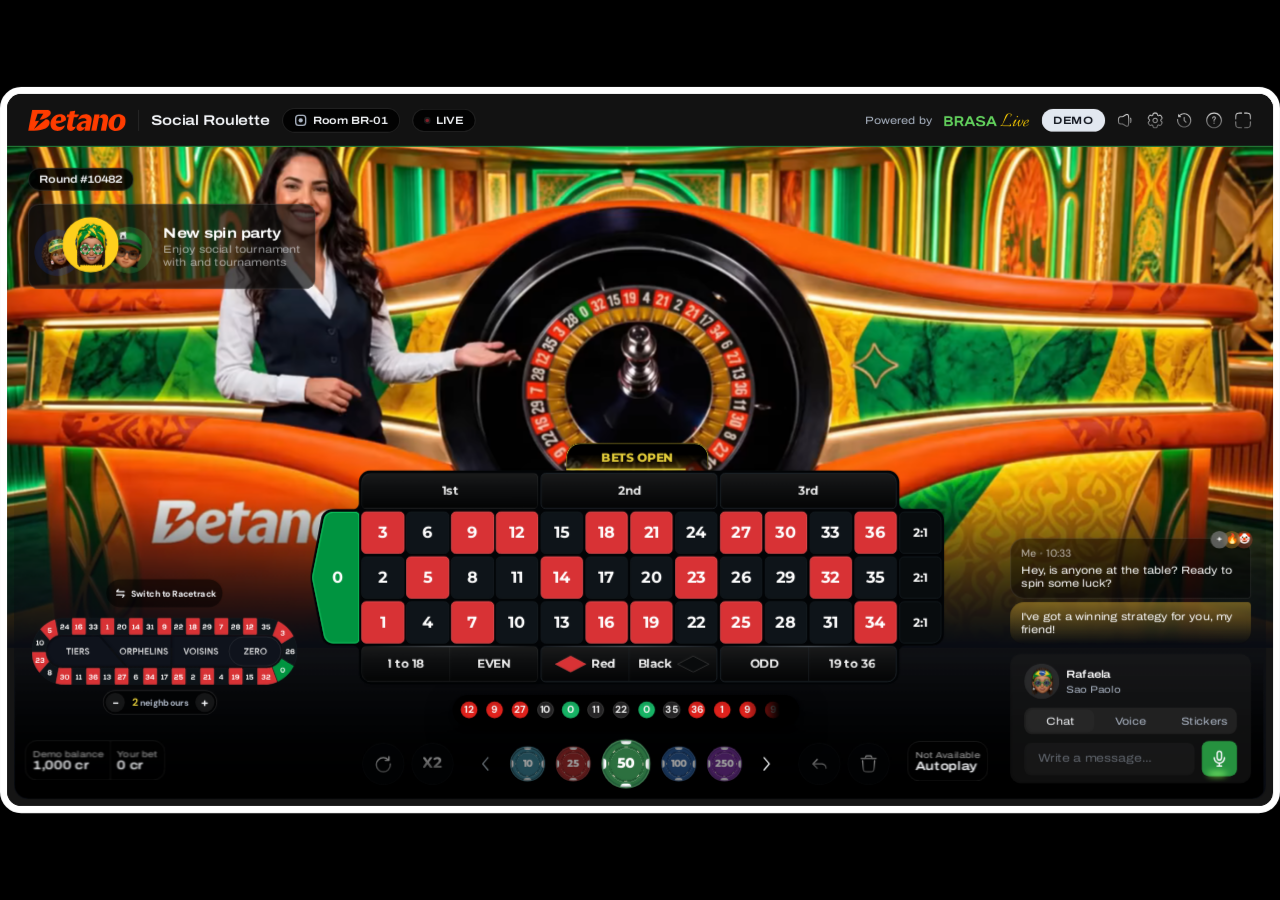
<file: roulette/index.html>
<!DOCTYPE html>
<html lang="en">
<head>
  <meta charset="utf-8" />
  <meta name="viewport" content="width=device-width, initial-scale=1, viewport-fit=cover" />
  <title>Social Roulette · Brasa Live</title>
  <meta name="theme-color" content="#151515" />
  <script>
    // Served at /roulette (no trailing slash) the relative asset paths would resolve
    // against the site root; anchor them to this folder instead.
    (function () {
      var p = location.pathname;
      if (!/\/$|\.html$/.test(p)) {
        var base = document.createElement("base");
        base.href = p + "/";
        document.head.appendChild(base);
      }
    })();
  </script>
  <link rel="preload" href="./assets/video/live-round-poster.jpg" as="image" />
  <link rel="stylesheet" href="./styles.css" />
</head>
<body>
  <div class="app" id="app">
    <div class="screen">

      <!-- ───────────── Top bar ───────────── -->
      <header class="topbar">
        <img class="topbar__logo" src="./assets/img/logo-betano.svg" width="110.812" height="24" alt="Betano" />
        <span class="divider" aria-hidden="true"></span>
        <h1 class="topbar__title">Social Roulette</h1>
        <span class="pill"><img src="./assets/icons/room.svg" width="16" height="16" alt="" />Room BR-01</span>
        <span class="pill pill--live"><img src="./assets/icons/live-dot.svg" width="8" height="8" alt="" />LIVE</span>
        <span class="topbar__spacer"></span>
        <span class="topbar__powered">Powered by</span>
        <span class="brasa" aria-label="Brasa Live">
          <img class="brasa__word" src="./assets/img/brasa.svg" width="60.077" height="11.25" alt="" />
          <img class="brasa__live" src="./assets/img/brasa-live.svg" width="33.971" height="14.127" alt="" />
        </span>
        <span class="pill pill--highlight">DEMO</span>
        <nav class="topbar__icons" aria-label="Game options">
          <button class="icon-btn" id="btnSound" type="button" aria-pressed="true" title="Sound"><img src="./assets/icons/volume.svg" width="20" height="20" alt="Sound" /></button>
          <button class="icon-btn" data-popover="settings" type="button" title="Settings"><img src="./assets/icons/settings.svg" width="20" height="20" alt="Settings" /></button>
          <button class="icon-btn" data-popover="history" type="button" title="History"><img src="./assets/icons/history.svg" width="20" height="20" alt="History" /></button>
          <button class="icon-btn" data-popover="help" type="button" title="How to play"><img src="./assets/icons/help.svg" width="20" height="20" alt="Help" /></button>
          <button class="icon-btn" id="btnFullscreen" type="button" title="Full screen"><img src="./assets/icons/fullscreen.svg" width="20" height="20" alt="Full screen" /></button>
        </nav>
      </header>

      <!-- ───────────── Body ───────────── -->
      <main class="body">
        <div class="body__bg" aria-hidden="true">
          <video class="body__media" poster="./assets/video/live-round-poster.jpg" autoplay muted loop playsinline disablepictureinpicture preload="auto">
            <source src="./assets/video/live-round.mp4" type="video/mp4" />
            <source src="./assets/video/live-round.webm" type="video/webm" />
          </video>
        </div>

        <section class="left">
          <div class="left__fade" aria-hidden="true"></div>

          <div class="stage">
            <div class="dock">
              <div class="dock__center">
                <div class="history" aria-label="Last results">
                  <div class="history__track" id="historyTrack"></div>
                  <span class="history__fade" aria-hidden="true"></span>
                  <span class="history__inset" aria-hidden="true"></span>
                </div>

                <div class="controls">
                  <div class="controls__group">
                    <button class="round-btn" id="btnRebet" type="button" title="Rebet last round"><img src="./assets/icons/rebet.svg" width="24" height="24" alt="Rebet" /></button>
                    <button class="round-btn round-btn--text" id="btnDouble" type="button" title="Double all bets"><span>X2</span></button>
                  </div>
                  <div class="chips">
                    <button class="chips__arrow" id="chipPrev" type="button" aria-label="Previous chip"><img src="./assets/icons/arrow-left.svg" width="24" height="24" alt="" /></button>
                    <div class="chips__rack" id="chipRack" role="radiogroup" aria-label="Chip value"></div>
                    <button class="chips__arrow" id="chipNext" type="button" aria-label="Next chip"><img src="./assets/icons/arrow-right.svg" width="24" height="24" alt="" /></button>
                  </div>
                  <div class="controls__group">
                    <button class="round-btn" id="btnUndo" type="button" title="Undo"><img src="./assets/icons/undo.svg" width="24" height="24" alt="Undo" /></button>
                    <button class="round-btn" id="btnClear" type="button" title="Clear bets"><img src="./assets/icons/trash.svg" width="24" height="24" alt="Clear" /></button>
                  </div>
                </div>
              </div>

              <div class="glass balance" id="balanceBar">
                <div class="stat">
                  <span class="stat__label">Demo balance</span>
                  <span class="stat__value" id="balance">1,000 cr</span>
                </div>
                <span class="glass__divider" aria-hidden="true"></span>
                <div class="stat">
                  <span class="stat__label">Your bet</span>
                  <span class="stat__value" id="totalBet">0 cr</span>
                </div>
              </div>

              <button class="glass autoplay" type="button" disabled>
                <span class="stat">
                  <span class="stat__label">Not Available</span>
                  <span class="stat__value">Autoplay</span>
                </span>
              </button>
            </div>

            <span class="pill pill--round" id="roundPill">Round #10482</span>

            <article class="party">
              <div class="party__avatars" aria-hidden="true">
                <div class="party__cluster">
                  <div class="avatar avatar--1">
                    <div class="avatar__disc">
                      <img class="avatar__bg" src="./assets/img/avatar-bg-1.svg" alt="" />
                      <div class="avatar__crop"><img src="./assets/img/avatars-a.webp" alt="" /></div>
                    </div>
                  </div>
                  <div class="avatar avatar--2">
                    <div class="avatar__disc">
                      <img class="avatar__bg" src="./assets/img/avatar-bg-2.svg" alt="" />
                      <div class="avatar__crop"><img src="./assets/img/avatars-a.webp" alt="" /></div>
                    </div>
                  </div>
                  <div class="avatar avatar--3">
                    <img class="avatar__bg" src="./assets/img/avatar-bg-3.svg" alt="" />
                    <div class="avatar__crop"><img src="./assets/img/avatars-a.webp" alt="" /></div>
                  </div>
                </div>
              </div>
              <div class="party__copy">
                <h2 class="party__title">New spin party</h2>
                <p class="party__desc">Enjoy social tournament with and tournaments</p>
              </div>
            </article>
          </div>

          <div class="status" id="status" data-phase="open" role="status" aria-live="polite">
            <span class="status__label" id="statusLabel">BETS OPEN</span>
            <span class="status__timer" id="statusTimer" aria-hidden="true"></span>
          </div>

          <div class="fx" id="fxLayer" aria-hidden="true"></div>
        </section>

        <!-- ───────────── Betting grid ───────────── -->
        <section class="board" id="board" aria-label="Betting table">
          <img class="board__frame" src="./assets/img/grid-frame.svg" width="720.604" height="244" alt="" />
          <div class="board__grid">
            <button class="cell cell--zero" type="button" data-bet="n:0" aria-label="Straight up 0">
              <img class="cell--zero__shape" src="./assets/img/zero-cell.svg" alt="" />
              <span class="cell__num">0</span>
              <span class="stake"></span>
            </button>

            <div class="board__mid">
              <div class="outside">
                <button class="out out--tl" type="button" data-bet="doz:1"><span class="out__label">1st</span><span class="out__rule out__rule--bottom"></span><span class="stake"></span></button>
                <button class="out" type="button" data-bet="doz:2"><span class="out__label">2nd</span><span class="out__rule out__rule--bottom"></span><span class="stake"></span></button>
                <button class="out out--tr" type="button" data-bet="doz:3"><span class="out__label">3rd</span><span class="out__rule out__rule--bottom"></span><span class="stake"></span></button>
              </div>

              <div class="numbers" id="numbers"></div>

              <div class="outside outside--bottom">
                <div class="out-pair out--bl">
                  <button class="out out--half" type="button" data-bet="low"><span class="out__label">1 to 18</span><span class="stake"></span></button>
                  <button class="out out--half" type="button" data-bet="even"><span class="out__label">EVEN</span><span class="stake"></span></button>
                  <span class="out__rule out__rule--top"></span>
                </div>
                <div class="out-pair">
                  <button class="out out--half out--color" type="button" data-bet="red">
                    <span class="diamond"><img src="./assets/img/diamond-red.svg" alt="" /></span><span class="out__label">Red</span><span class="stake"></span>
                  </button>
                  <button class="out out--half out--color" type="button" data-bet="black">
                    <span class="out__label">Black</span><span class="diamond"><img src="./assets/img/diamond-black.svg" alt="" /></span><span class="stake"></span>
                  </button>
                  <span class="out__rule out__rule--top"></span>
                </div>
                <div class="out-pair out--br">
                  <button class="out out--half" type="button" data-bet="odd"><span class="out__label">ODD</span><span class="stake"></span></button>
                  <button class="out out--half" type="button" data-bet="high"><span class="out__label">19 to 36</span><span class="stake"></span></button>
                  <span class="out__rule out__rule--top"></span>
                </div>
              </div>
            </div>

            <div class="columns">
              <button class="cell cell--col cell--col-top" type="button" data-bet="col:3" aria-label="Column 3, pays 2 to 1"><span class="cell__num cell__num--sm">2:1</span><span class="stake"></span></button>
              <button class="cell cell--col" type="button" data-bet="col:2" aria-label="Column 2, pays 2 to 1"><span class="cell__num cell__num--sm">2:1</span><span class="stake"></span></button>
              <button class="cell cell--col cell--col-bottom" type="button" data-bet="col:1" aria-label="Column 1, pays 2 to 1"><span class="cell__num cell__num--sm">2:1</span><span class="stake"></span></button>
            </div>
          </div>
        </section>

        <!-- ───────────── Mobile (portrait) table — built by app.js ───────────── -->
        <section class="mboard" id="mboard" aria-label="Betting table"></section>

        <div class="toasts" id="toasts" aria-hidden="true"></div>

        <!-- portrait: live chat + reactions in a column beside the table -->
        <div class="side-feed" id="sideFeed" aria-hidden="true">
          <div class="side-feed__emojis" id="sideEmojis"></div>
          <div class="side-feed__chat" id="sideChat"></div>
        </div>

        <div class="result-arc" id="resultArc" aria-hidden="true" hidden></div>

        <div class="sheet-backdrop" id="sheetBackdrop" hidden></div>
        <div class="qchat-backdrop" id="qchatBackdrop" hidden></div>

        <!-- portrait: every social action in one swipeable row, like a live stream -->
        <div class="social" id="social">
          <div class="social__track" id="socialTrack">
            <button class="social__btn chat-fab" id="chatFab" type="button" aria-label="Open table chat" aria-expanded="false">
              <svg viewBox="0 0 24 24" width="20" height="20" aria-hidden="true"><path d="M12 3.5c-4.97 0-9 3.47-9 7.75 0 2.3 1.17 4.37 3.03 5.79L5.3 20.5l4.03-2.07c.85.2 1.75.32 2.67.32 4.97 0 9-3.47 9-7.75S16.97 3.5 12 3.5Z" fill="currentColor"/></svg>
              <span class="chat-fab__badge" id="chatBadge" hidden>0</span>
            </button>
            <button class="social__btn" id="shareBtn" type="button" aria-label="Share this table">
              <svg viewBox="0 0 24 24" width="21" height="21" aria-hidden="true"><path d="M13.5 4.2v4.1C7.6 9 4.4 12.9 3.6 19.3c2.3-3.3 5.4-4.9 9.9-5v4.2l7.2-7.1-7.2-7.2Z" fill="currentColor"/></svg>
            </button>
            <button class="social__comment" id="commentBtn" type="button" aria-label="Write a comment">
              <span>Comment…</span>
              <i class="social__comment-emoji" id="commentEmoji" aria-label="Emojis" role="button"><svg viewBox="0 0 24 24" width="18" height="18" aria-hidden="true"><circle cx="12" cy="12" r="8.6" fill="none" stroke="currentColor" stroke-width="1.7"/><circle cx="9" cy="10" r="1.2" fill="currentColor"/><circle cx="15" cy="10" r="1.2" fill="currentColor"/><path d="M8.3 14c.9 1.4 2.2 2.1 3.7 2.1s2.8-.7 3.7-2.1" fill="none" stroke="currentColor" stroke-width="1.7" stroke-linecap="round"/></svg></i>
            </button>
            <button class="social__btn" id="stickerBtn" type="button" aria-label="Send a sticker"><svg viewBox="0 0 24 24" width="20" height="20" aria-hidden="true"><path d="M20.5 13.2V8.5a5 5 0 0 0-5-5h-7a5 5 0 0 0-5 5v7a5 5 0 0 0 5 5h4.7Z" fill="none" stroke="currentColor" stroke-width="1.8" stroke-linejoin="round"/><path d="M20.5 13.2h-3.3a4 4 0 0 0-4 4v3.3" fill="none" stroke="currentColor" stroke-width="1.8" stroke-linejoin="round"/><circle cx="9.3" cy="10" r="1.15" fill="currentColor"/><circle cx="14.7" cy="10" r="1.15" fill="currentColor"/><path d="M9 13.6c.8.9 1.8 1.3 3 1.3" fill="none" stroke="currentColor" stroke-width="1.6" stroke-linecap="round"/></svg></button>
            <button class="social__btn social__btn--fill" id="voiceBtn" type="button" aria-label="Record a voice message"><svg viewBox="0 0 24 24" width="20" height="20" aria-hidden="true"><rect x="8.6" y="3" width="6.8" height="11.6" rx="3.4" fill="currentColor"/><path d="M5.6 11.2a6.4 6.4 0 0 0 12.8 0M12 17.6V21" fill="none" stroke="currentColor" stroke-width="1.9" stroke-linecap="round"/></svg></button>
            <!-- reactions: tap to send one, hold for a stream; swipe the row for more -->
            <div class="social__reacts" id="socialReacts" role="group" aria-label="Reactions">
              <button class="react-btn" type="button" data-react="😂" aria-label="Haha">😂</button>
              <button class="react-btn" type="button" data-react="😮" aria-label="Wow">😮</button>
              <button class="react-btn" type="button" data-react="🔥" aria-label="Fire">🔥</button>
              <button class="react-btn" type="button" data-react="🎉" aria-label="Party">🎉</button>
              <button class="react-btn" type="button" data-react="🍀" aria-label="Luck">🍀</button>
              <button class="react-btn" type="button" data-react="👏" aria-label="Clap">👏</button>
              <button class="react-btn" type="button" data-react="💰" aria-label="Money">💰</button>
            </div>
          </div>
        </div>

        <!-- composer: opens from the social row and grows upward (no backdrop blur) -->
        <form class="qchat" id="qchat" autocomplete="off">
          <!-- active state: emoji / sticker picker opens here, inside the card -->
          <div class="qchat__panel" id="qchatPanel" hidden></div>
          <div class="qchat__row">
            <input id="qchatInput" type="text" maxlength="120" placeholder="Comment…" aria-label="Comment on the live table" enterkeyhint="send" />
            <span class="qchat__rec" id="qchatRec" hidden><i></i>Recording… <b id="qchatRecTime">0:00</b></span>
          </div>
          <!-- active state toolbar -->
          <div class="qchat__bar">
            <button class="qchat__tool" type="button" data-tool="emoji" aria-label="Emojis" aria-pressed="false">😊</button>
            <button class="qchat__tool qchat__pill" type="button" data-tool="stickers" aria-pressed="false">Stickers</button>
            <span class="qchat__spacer"></span>
            <button class="qchat__tool qchat__mic" type="button" data-tool="voice" aria-label="Record a voice message" aria-pressed="false"><img src="./assets/icons/mic.svg" width="18" height="18" alt="" /></button>
            <button class="qchat__send" id="qchatSend" type="submit" aria-label="Send" disabled>
              <svg viewBox="0 0 24 24" width="18" height="18" aria-hidden="true"><path d="M12 19V5M5.5 11.5 12 5l6.5 6.5" fill="none" stroke="currentColor" stroke-width="2.4" stroke-linecap="round" stroke-linejoin="round"/></svg>
            </button>
          </div>
        </form>

        <!-- swipe-to-clear hint (portrait) -->
        <div class="clean-hint" id="cleanHint" hidden></div>

        <!-- ───────────── Chat ───────────── -->
        <aside class="chat" id="chat" aria-label="Table chat">
          <button class="chat__grabber" id="chatClose" type="button" aria-label="Close chat"></button>
          <div class="chat__messages" id="chatMessages" aria-live="polite">
            <div class="msg msg--me">
              <div class="msg__meta"><span>Me</span><img src="./assets/img/dot-sep.svg" width="3" height="3" alt="" /><span>10:33</span></div>
              <p class="msg__text">Hey, is anyone at the table? Ready to spin some luck?</p>
              <div class="msg__reactions" aria-label="Reactions">
                <span class="mini-react mini-react--add">+</span>
                <span class="mini-react mini-react--fire">🔥</span>
                <span class="mini-react mini-react--clown">🤡</span>
              </div>
            </div>
            <div class="msg msg--host">
              <p class="msg__text">I've got a winning strategy for you, my friend!</p>
            </div>
          </div>

          <div class="chat__panel">
            <div class="host">
              <div class="host__avatar">
                <img class="host__ring" src="./assets/img/avatar-bg-chat.svg" width="40" height="40" alt="" />
                <div class="host__crop"><img src="./assets/img/avatars-b.webp" alt="" /></div>
              </div>
              <div class="host__meta">
                <span class="host__name">Rafaela</span>
                <span class="host__place">Sao Paolo</span>
              </div>
            </div>

            <div class="segmented" role="tablist">
              <button class="segmented__item is-active" role="tab" aria-selected="true" data-tab="chat" type="button">Chat</button>
              <button class="segmented__item" role="tab" aria-selected="false" data-tab="voice" type="button">Voice</button>
              <button class="segmented__item" role="tab" aria-selected="false" data-tab="stickers" type="button">Stickers</button>
            </div>

            <form class="composer" id="composer" autocomplete="off">
              <label class="composer__field" id="composerField">
                <input id="chatInput" type="text" maxlength="120" placeholder="Write a message…" aria-label="Write a message" />
              </label>
              <div class="stickers" id="stickers" hidden>
                <button type="button" data-emoji="🔥">🔥</button>
                <button type="button" data-emoji="🤡">🤡</button>
                <button type="button" data-emoji="🥲">🥲</button>
                <button type="button" data-emoji="👎">👎</button>
                <button type="button" data-emoji="🎉">🎉</button>
                <button type="button" data-emoji="💰">💰</button>
              </div>
              <button class="composer__mic" id="micBtn" type="button" aria-pressed="false" title="Voice chat"><img src="./assets/icons/mic.svg" width="20" height="20" alt="Microphone" /></button>
              <img class="composer__glow" src="./assets/img/mic-glow.svg" alt="" aria-hidden="true" />
            </form>
          </div>
        </aside>

        <!-- ───────────── Racetrack ───────────── -->
        <button class="switch" id="btnRacetrack" type="button" aria-pressed="true">
          <span class="switch__icon"><img src="./assets/icons/switch.svg" alt="" /></span>
          <span class="switch__label">Switch to Racetrack</span>
        </button>

        <div class="neighbours" id="neighbours" title="Tap a racetrack number to bet it plus this many neighbours either side on the wheel">
          <button type="button" data-n="-1" aria-label="Fewer neighbours">−</button>
          <span class="neighbours__label"><b id="nbCount">2</b> neighbours</span>
          <button type="button" data-n="1" aria-label="More neighbours">+</button>
        </div>

        <div class="racetrack" id="racetrack" aria-label="Racetrack">
          <img class="racetrack__art" src="./assets/img/racetrack.svg" width="302" height="76" alt="" />
          <div class="racetrack__hits" id="raceHits"></div>
          <div class="vtrack" id="vtrack"></div>
        </div>

        <div class="popover glass" id="popover" role="dialog" aria-modal="false" hidden>
          <div class="popover__head"><h3 id="popoverTitle"></h3><button type="button" class="popover__close" id="popoverClose" aria-label="Close">×</button></div>
          <div class="popover__body" id="popoverBody"></div>
        </div>
      </main>
    </div>
  </div>

  <script src="./vendor/gsap.min.js"></script>
  <script src="./vendor/Flip.min.js"></script>
  <script src="./vendor/MotionPathPlugin.min.js"></script>
  <script src="./motion.js"></script>
  <script src="./app.js"></script>
</body>
</html>
</file>
<file: roulette/styles.css>
/* ==========================================================================
   Social Roulette — built from Figma "Brasilian Roulette" · 01 The social party table
   The stage is laid out at the design's native 1440 × 810 and scaled to fit.
   ========================================================================== */

/* Open-source stand-ins for the design fonts. If the licensed fonts
   (Aktiv Grotesk Ex, Nexa, Google Sans) are installed or added as
   @font-face, they win automatically because they come first in each stack. */
@font-face {
  font-family: "Archivo";
  src: url("./fonts/archivo-wdth.woff2") format("woff2-variations"), url("./fonts/archivo-wdth.woff2") format("woff2");
  font-weight: 100 900;
  /* pinned to 119% so the Archivo stand-in matches Aktiv Grotesk *Ex*tended width */
  font-stretch: 119%;
  font-display: swap;
}
@font-face {
  font-family: "Montserrat";
  src: url("./fonts/montserrat.woff2") format("woff2-variations"), url("./fonts/montserrat.woff2") format("woff2");
  font-weight: 100 900;
  font-display: swap;
}
@font-face {
  font-family: "DM Sans";
  src: url("./fonts/dm-sans.woff2") format("woff2-variations"), url("./fonts/dm-sans.woff2") format("woff2");
  font-weight: 100 1000;
  font-display: swap;
}

:root {
  /* tokens from the Figma variables */
  --text: #f5f7fa;
  --text-muted: #adb7c6;
  --surface: rgba(0, 0, 0, 0.86);
  --stroke-hi: rgba(255, 255, 255, 0.12);
  --border: rgba(255, 255, 255, 0.1);
  --accent: #e2e8f0;
  --on-accent: #0f131c;
  --bg: #0a0d14;
  --brand-green: #289440;
  --gold: #e0ca3a;

  --red: #d83235;
  --red-stroke: #e54e51;
  --black: #0e1419;
  --black-stroke: #161d22;

  --f-ui: "Aktiv Grotesk Ex", "Aktiv Grotesk Extended", "Archivo", system-ui, sans-serif;
  --f-num: "Nexa", "Montserrat", system-ui, sans-serif;
  --f-sans: "Google Sans", "Product Sans", "DM Sans", system-ui, sans-serif;
  --f-emoji: "Apple Color Emoji", "Segoe UI Emoji", "Noto Color Emoji", sans-serif;
}

*,
*::before,
*::after { box-sizing: border-box; }

html,
body {
  margin: 0;
  height: 100%;
  background: #000;
  overflow: hidden;
  -webkit-font-smoothing: antialiased;
  -moz-osx-font-smoothing: grayscale;
}

body {
  font-family: var(--f-ui);
  color: var(--text);
}

button { font: inherit; color: inherit; }
img { display: block; }
[hidden] { display: none !important; }

:focus-visible { outline: 2px solid var(--gold); outline-offset: 2px; }

/* ----- scale-to-fit stage -------------------------------------------------- */
.app {
  position: absolute;
  left: 50%;
  top: 50%;
  width: 1456px;
  height: 826px;
  border: 8px solid #fff;
  border-radius: 24px;
  overflow: hidden;
  overflow: clip;
  transform: translate(-50%, -50%) scale(var(--s, 1));
  transform-origin: center;
  user-select: none;
}

.screen {
  position: relative;
  width: 1440px;
  height: 810px;
  border-radius: 16px;
  overflow: hidden;
  overflow: clip;
  background: #151515;
}

/* ----- shared bits --------------------------------------------------------- */
.divider { width: 1px; height: 24px; background: var(--border); flex: none; }

.pill {
  display: inline-flex;
  align-items: center;
  gap: 6px;
  flex: none;
  padding: 5px 12px;
  border-radius: 999px;
  background: var(--surface);
  border: 1px solid var(--stroke-hi);
  font: 600 12px/normal var(--f-ui);
  color: var(--text);
  white-space: nowrap;
}
.pill--highlight { background: var(--accent); color: var(--on-accent); }
.pill--live img { animation: live-blink 1.6s ease-in-out infinite; }

@keyframes live-blink { 50% { opacity: 0.35; } }

.glass {
  position: absolute;
  height: 46px;
  display: flex;
  align-items: center;
  padding: 0 8px;
  border: 1px solid var(--stroke-hi);
  border-radius: 14px;
  background: transparent;
  backdrop-filter: blur(10px);
  -webkit-backdrop-filter: blur(10px);
}
.glass__divider { align-self: stretch; width: 1px; background: var(--border); flex: none; }

.stat {
  display: flex;
  flex-direction: column;
  justify-content: center;
  padding: 8px 0;
  white-space: nowrap;
  text-align: left;
}
.stat__label { font: 500 10px/normal var(--f-ui); color: #979797; }
.stat__value { font: 600 14px/normal var(--f-ui); color: var(--text); font-variant-numeric: tabular-nums; }

/* ----- top bar ------------------------------------------------------------- */
.topbar {
  position: absolute;
  inset: 0 0 auto 0;
  z-index: 10;
  height: 60px;
  display: flex;
  align-items: center;
  gap: 14px;
  padding: 0 24px;
  background: rgba(18, 18, 18, 0.86);
  border-bottom: 1px solid var(--brand-green);
}
.topbar__logo { width: 110.812px; height: 24px; flex: none; }
.topbar__title { margin: 0; font: 600 16px/normal var(--f-ui); white-space: nowrap; }
.topbar__spacer { flex: 1 0 0; min-width: 1px; }
.topbar__powered { font: 400 12px/normal var(--f-ui); color: var(--text-muted); white-space: nowrap; }

.brasa { position: relative; flex: none; width: 96.73px; height: 14.127px; }
.brasa__word { position: absolute; left: 0; top: 2.94px; width: 60.077px; height: 11.25px; }
.brasa__live { position: absolute; left: 62.76px; top: 0; width: 33.971px; height: 14.127px; }

.topbar__icons { display: flex; align-items: center; gap: 13.333px; }
.icon-btn {
  position: relative;
  width: 20px;
  height: 20px;
  padding: 0;
  border: 0;
  background: none;
  cursor: pointer;
  transition: opacity 0.15s, transform 0.15s;
}
.icon-btn img { width: 20px; height: 20px; }
.icon-btn:hover { opacity: 0.7; }
.icon-btn:active { transform: scale(0.92); }
.icon-btn[aria-pressed="false"] { opacity: 0.45; }
.icon-btn[aria-pressed="false"]::after {
  content: "";
  position: absolute;
  left: 50%;
  top: -1px;
  width: 1.6px;
  height: 22px;
  border-radius: 2px;
  background: var(--text);
  transform: translateX(-50%) rotate(-45deg);
}

/* ----- body ---------------------------------------------------------------- */
.body {
  position: absolute;
  left: 0;
  top: 60px;
  width: 1440px;
  height: 750px;
  overflow: hidden;
  overflow: clip;
}
/* live dealer stream: full width, lifted so the wheel sits just above the betting table */
/* shifted so the wheel's centre (50.75% across the frame) sits right under the
   BETS OPEN tab and the middle of the betting table */
.body__bg { position: absolute; left: -29px; top: -40px; width: 1470px; height: 610px; overflow: hidden; pointer-events: none; background: #0a0d14; }
.body__media {
  position: absolute;
  inset: 0;
  width: 100%;
  height: 100%;
  object-fit: cover;
  object-position: 50% 40%;
  -webkit-mask-image: linear-gradient(180deg, #000 72%, transparent 100%);
  mask-image: linear-gradient(180deg, #000 72%, transparent 100%);
}

.left {
  position: absolute;
  left: 8px;
  top: 8px;
  width: 1424px;
  height: 734px;
  border-radius: 16px;
  overflow: hidden;
  overflow: clip;
}
.left__fade {
  position: absolute;
  left: 0;
  bottom: 0;
  width: 1616px;
  height: 359px;
  background: linear-gradient(180deg, rgba(4, 4, 5, 0), var(--bg));
  pointer-events: none;
}

/* the Stage frame carries a 1px transparent stroke, so its children sit 1px in */
.stage {
  position: absolute;
  inset: 1px;
  border-radius: 0 0 15px 15px;
  overflow: hidden;
  overflow: clip;
}

.pill--round { position: absolute; left: 15px; top: 15px; font-variant-numeric: tabular-nums; }

/* ----- floating reactions -------------------------------------------------- */
.react {
  --size: 50px;
  position: absolute;
  left: calc(var(--x) + (var(--box) - var(--size)) / 2);
  top: calc(var(--y) + (var(--box) - var(--size)) / 2);
  width: var(--size);
  height: var(--size);
  display: flex;
  align-items: center;
  justify-content: center;
  padding-top: 3px;
  border-radius: calc(var(--size) / 2);
  background: rgba(127, 127, 127, 0.3);
  backdrop-filter: blur(5px);
  -webkit-backdrop-filter: blur(5px);
  opacity: var(--o, 1);
  transform: rotate(var(--rot, 0deg));
  font: 510 28.636px/1 var(--f-emoji);
  color: #fff;
  pointer-events: none;
}
.react--red { background: rgba(224, 79, 61, 0.3); }
.react--grey { background: rgba(127, 127, 127, 0.3); }
.react--dim { background: rgba(101, 101, 101, 0.3); }
.react--sm {
  --size: 39.209px;
  font-size: 22.456px;
  backdrop-filter: blur(3.921px);
  -webkit-backdrop-filter: blur(3.921px);
}
.is-bob { animation: bob 4.2s ease-in-out infinite; }
.is-bob:nth-of-type(2n) { animation-duration: 5.1s; animation-delay: -1.4s; }
.is-bob:nth-of-type(3n) { animation-duration: 3.7s; animation-delay: -2.2s; }

@keyframes bob { 50% { translate: 0 -5px; } }

.fx { position: absolute; inset: 0; pointer-events: none; overflow: hidden; z-index: 4; }

.fly {
  animation: fly var(--dur, 3.2s) cubic-bezier(0.22, 0.61, 0.36, 1) forwards;
}
@keyframes fly {
  0% { opacity: 0; translate: 0 20px; scale: 0.6; }
  12% { opacity: var(--o, 1); scale: 1; }
  75% { opacity: var(--o, 1); }
  100% { opacity: 0; translate: var(--dx, 0px) -260px; }
}

.win-pop {
  position: absolute;
  left: 40px;
  top: 640px;
  font: 800 22px/1 var(--f-num);
  color: var(--gold);
  text-shadow: 0 2px 12px rgba(0, 0, 0, 0.8), 0 0 18px rgba(224, 202, 58, 0.5);
  animation: win-pop 2.4s ease-out forwards;
}
@keyframes win-pop {
  0% { opacity: 0; translate: 0 10px; scale: 0.8; }
  15% { opacity: 1; scale: 1.08; }
  30% { scale: 1; }
  80% { opacity: 1; }
  100% { opacity: 0; translate: 0 -60px; }
}

/* ----- party card ---------------------------------------------------------- */
.party {
  position: absolute;
  left: 15px;
  top: 56px;
  width: 327px;
  display: flex;
  align-items: center;
  justify-content: center;
  gap: 8px;
  padding: 8px 0;
  border-radius: 12px;
  background: rgba(15, 15, 15, 0.7);
  border: 1px solid var(--stroke-hi);
}
.party__avatars { position: relative; flex: none; width: 145px; height: 79px; overflow: hidden; }
.party__cluster { position: absolute; left: 38.25px; top: 5.75px; display: flex; align-items: flex-start; }

.avatar__disc { position: relative; flex: none; width: 52.623px; height: 52.623px; }
.avatar__bg { position: absolute; inset: 0; width: 100%; height: 100%; }
.avatar__crop { position: absolute; overflow: hidden; pointer-events: none; }
.avatar__crop img { position: absolute; max-width: none; }

.avatar--1 { position: absolute; left: -38.27px; top: 7.52px; width: 65.608px; height: 65.608px; display: flex; align-items: center; justify-content: center; }
.avatar--1 .avatar__disc { transform: rotate(-16.83deg); }
.avatar--1 .avatar__crop { left: 10.75%; right: 10.75%; top: 4.53px; aspect-ratio: 136 / 138; }
.avatar--1 .avatar__crop img { left: 0; top: 0; width: 285.29%; height: 281.16%; }

.avatar--2 { position: absolute; left: 43.35px; top: 5.76px; width: 62.974px; height: 62.974px; display: flex; align-items: center; justify-content: center; }
.avatar--2 .avatar__disc { transform: rotate(12.8deg); }
.avatar--2 .avatar__crop { left: 11.83%; right: 10.75%; top: 4.53px; aspect-ratio: 112 / 122; }
.avatar--2 .avatar__crop img { left: -125%; top: -111.48%; width: 346.43%; height: 318.03%; }

.avatar--3 { position: relative; flex: none; width: 63.558px; height: 63.558px; }
.avatar--3 .avatar__crop { left: 10.75%; right: 11.83%; top: 5.47px; aspect-ratio: 120 / 129; }
.avatar--3 .avatar__crop img { left: -110.83%; top: -200.78%; width: 323.33%; height: 300.78%; }

.party__copy { flex: 1 0 0; min-width: 1px; display: flex; flex-direction: column; gap: 4px; }
.party__title { margin: 0; font: 700 16px/normal var(--f-ui); color: #fff; }
.party__desc { margin: 0; font: 400 12px/normal var(--f-ui); color: rgba(245, 247, 250, 0.6); }

/* ----- round status tab ---------------------------------------------------- */
.status {
  position: absolute;
  left: calc(50% - 3.2px);
  top: 329px;
  width: 162px;
  height: 32px;
  transform: translateX(-50%);
  display: flex;
  align-items: center;
  justify-content: center;
  gap: 6px;
  padding: 0 12px 1px;
  border-radius: 16px 16px 0 0;
  background-image:
    linear-gradient(180deg, #000 40%, rgba(0, 0, 0, 0.6) 100%),
    linear-gradient(180deg, color-mix(in srgb, var(--tab, var(--gold)) 30%, transparent) 0%, rgba(2, 4, 6, 0) 100%);
  overflow: hidden;
}
/* gold border that fades out toward the bottom of the tab */
.status::before {
  content: "";
  position: absolute;
  inset: 0;
  padding: 1px;
  border-radius: inherit;
  background: linear-gradient(180deg, var(--tab, var(--gold)) 0%, var(--tab, var(--gold)) 30%, transparent 100%);
  -webkit-mask: linear-gradient(#000 0 0) content-box, linear-gradient(#000 0 0);
  -webkit-mask-composite: xor;
  mask: linear-gradient(#000 0 0) content-box exclude, linear-gradient(#000 0 0);
  pointer-events: none;
}
.status__label {
  display: inline-flex;
  align-items: center;
  gap: 5px;
  font: 800 14px/1 var(--f-num);
  letter-spacing: -0.28px;
  color: var(--tab, var(--gold));
  white-space: nowrap;
  font-variant-numeric: tabular-nums;
}
.status__timer {
  position: absolute;
  left: 0;
  bottom: 1px;
  height: 2px;
  width: calc(var(--p, 0) * 100%);
  background: var(--tab, var(--gold));
  box-shadow: 0 0 8px var(--tab, var(--gold));
  transition: width 0.25s linear;
}
.status[data-phase="closed"] { --tab: #ff7a6b; }
.status[data-phase="result"] .status__label { color: #fff; }
.status__ball {
  display: inline-grid;
  place-items: center;
  min-width: 20px;
  height: 20px;
  padding: 0 4px;
  border-radius: 10px;
  font: 800 11px/1 var(--f-num);
  color: #fff;
}
.status__ball--red { background: #df221c; }
.status__ball--black { background: #262526; border: 0.8px solid #424242; }
.status__ball--zero { background: #17b365; }

/* ----- bottom dock --------------------------------------------------------- */
.dock {
  position: absolute;
  left: -28px;
  top: 569px;
  width: 1448px;
  height: 164px;
  background:
    linear-gradient(180deg, rgba(0, 0, 0, 0), #000),
    linear-gradient(180deg, rgba(0, 0, 0, 0), #000);
}
.dock__center {
  position: absolute;
  left: calc(50% - 1px);
  top: 46px;
  transform: translateX(-50%);
  display: flex;
  flex-direction: column;
  align-items: center;
  gap: 16px;
  padding: 0 8px;
}

.history {
  position: relative;
  width: 329px;
  border-radius: 48px;
  overflow: hidden;
  background: #000;
  box-shadow: 0 4px 4px rgba(0, 0, 0, 0.25), 0 10px 24px rgba(0, 0, 0, 0.55);
}
.history__track { display: flex; gap: 8px; padding: 6px 8px; }
/* results bar 20% larger on desktop / landscape */
@media (min-aspect-ratio: 1001/1000) { .history { zoom: 1.2; } }
.history__fade { position: absolute; right: 0; bottom: -7px; width: 51px; height: 37px; background: linear-gradient(to left, #000 35.294%, rgba(0, 0, 0, 0)); pointer-events: none; }
.history__inset { position: absolute; inset: 0; border-radius: inherit; box-shadow: inset 0 7px 8px rgba(0, 0, 0, 0.2); pointer-events: none; }

.num {
  flex: none;
  width: 16px;
  height: 16px;
  display: grid;
  place-items: center;
  border-radius: 160px;
  font: 700 9.6px/12.8px var(--f-sans);
  color: #f7f7f7;
  white-space: nowrap;
}
.num--red { background: #df221c; }
.num--black { background: #262526; border: 0.8px solid #424242; }
.num--zero { background: #17b365; }
.num.is-new { animation: num-in 0.5s cubic-bezier(0.34, 1.56, 0.64, 1); }
@keyframes num-in { from { scale: 0; opacity: 0; } }

.controls { display: flex; align-items: center; gap: 24px; }
.controls__group { display: flex; align-items: center; gap: 8px; }

.round-btn {
  position: relative;
  width: 48px;
  height: 48px;
  display: grid;
  place-items: center;
  padding: 0;
  border-radius: 999px;
  background: #020406;
  border: 1px solid rgba(255, 255, 255, 0.05);
  overflow: hidden;
  cursor: pointer;
  transition: background 0.15s, transform 0.12s, opacity 0.2s, border-color 0.15s;
}
.round-btn img { width: 24px; height: 24px; }
.round-btn:hover { background: #0c1218; border-color: rgba(255, 255, 255, 0.12); }
.round-btn:active { transform: scale(0.94); }
.round-btn:disabled { opacity: 0.55; cursor: default; }
.round-btn:disabled:hover { background: #020406; border-color: rgba(255, 255, 255, 0.05); }
.round-btn--text span {
  margin-left: -1px;
  font: 700 17px/1 var(--f-num);
  background: linear-gradient(180deg, #fff, rgba(185, 185, 185, 0.6));
  -webkit-background-clip: text;
  background-clip: text;
  color: transparent;
}

.chips { display: flex; align-items: center; gap: 16px; }
.chips__arrow { width: 24px; height: 24px; padding: 0; border: 0; background: none; cursor: pointer; transition: opacity 0.15s, transform 0.12s; }
.chips__arrow img { width: 24px; height: 24px; }
.chips__arrow:hover { opacity: 0.7; }
.chips__arrow:active { transform: scale(0.9); }
.chips__rack { display: flex; align-items: center; gap: 12px; }

.chip-slot {
  width: 40px;
  height: 40px;
  display: grid;
  place-items: center;
  padding: 0;
  border: 0;
  background: none;
  border-radius: 50%;
  cursor: pointer;
  transition: width 0.22s ease, height 0.22s ease;
}
.chip-slot .chip { opacity: 0.6; transition: transform 0.22s ease, opacity 0.2s; }
.chip-slot:hover .chip { opacity: 0.85; }
.chip-slot.is-active { width: 56px; height: 56px; }
.chip-slot.is-active .chip { opacity: 1; transform: scale(1.4); }

/* casino chip — drawn at the 40px size, scaled up 1.4× when selected (= the 56px chip in Figma) */
.chip {
  --c: #377a8d;
  --inset: rgba(3, 34, 41, 0.25);
  position: relative;
  display: block;
  flex: none;
  width: 40px;
  height: 40px;
  border-radius: 50%;
  border: 0.313px solid rgba(255, 255, 255, 0.1);
  background: var(--c);
  overflow: hidden;
}
.chip::after {
  content: "";
  position: absolute;
  inset: 0;
  border-radius: inherit;
  box-shadow: inset 0 0 0 1.25px var(--inset);
  pointer-events: none;
}
.chip__notch { position: absolute; inset: 0; transform: rotate(var(--r)); }
.chip__notch::before {
  content: "";
  position: absolute;
  left: 50%;
  top: -0.31px;
  width: 8.75px;
  height: 3.75px;
  transform: translateX(-50%);
  background: #fff;
  border-radius: 0 0 3.125px 3.125px;
}
.chip__ring { position: absolute; left: 5.31px; top: 5.31px; width: 28.75px; height: 28.75px; }
.chip__dot {
  position: absolute;
  left: 50%;
  top: 50%;
  width: 2.706px;
  height: 1.349px;
  max-width: none;
  transform: translate(-50%, -50%) rotate(var(--a)) translateY(-13.7px);
}
.chip__value {
  position: absolute;
  inset: 0;
  display: grid;
  place-items: center;
  font: 800 11.25px/1 var(--f-num);
  letter-spacing: -0.5625px;
  color: #fff;
}

.balance { left: 39px; top: 97px; gap: 7px; transition: border-color 0.2s; }
.balance.is-short { animation: shake 0.4s; border-color: rgba(255, 122, 107, 0.7); }
@keyframes shake {
  20%, 60% { translate: -4px 0; }
  40%, 80% { translate: 4px 0; }
}
.autoplay { left: 1043px; top: 98px; color: inherit; cursor: not-allowed; }

/* ----- betting board ------------------------------------------------------- */
.board { position: absolute; left: 345px; top: 368px; width: 720.604px; height: 244px; }
.board__frame { position: absolute; left: 0; bottom: 0; width: 720.604px; height: 244px; pointer-events: none; }
.board__grid {
  position: absolute;
  left: 2.01px;
  bottom: 2.68px;
  width: 715.912px;
  height: 238.637px;
  display: flex;
  align-items: center;
  justify-content: center;
  gap: 2.681px;
}
.board__mid { display: flex; flex-direction: column; align-items: center; gap: 2.681px; }

[data-bet] {
  position: relative;
  padding: 0;
  margin: 0;
  cursor: pointer;
  -webkit-tap-highlight-color: transparent;
}
[data-bet]::after {
  content: "";
  position: absolute;
  inset: 0;
  border-radius: inherit;
  pointer-events: none;
  transition: background 0.15s, box-shadow 0.15s;
}
[data-bet]:hover::after,
[data-bet].is-covered::after {
  background: rgba(255, 255, 255, 0.1);
  box-shadow: inset 0 0 0 1px rgba(224, 202, 58, 0.75);
}
[data-bet]:active::after { background: rgba(255, 255, 255, 0.18); }
[data-bet].is-win::after {
  background: rgba(224, 202, 58, 0.18);
  box-shadow: inset 0 0 0 2px var(--gold), 0 0 18px 2px rgba(224, 202, 58, 0.65);
  animation: win-glow 0.9s ease-in-out infinite alternate;
}
@keyframes win-glow { to { box-shadow: inset 0 0 0 2px var(--gold), 0 0 6px 0 rgba(224, 202, 58, 0.3); } }

.is-locked [data-bet] { cursor: not-allowed; }
.is-locked [data-bet]:not(.is-win):hover::after { background: none; box-shadow: none; }

.cell {
  width: 48.264px;
  height: 48.264px;
  flex: none;
  border-radius: 5.363px;
  border: 1.341px solid transparent;
  background: none;
}
.cell--red { background: var(--red); border-color: var(--red-stroke); }
.cell--black { background: var(--black); border-color: var(--black-stroke); }
.cell__num {
  position: absolute;
  inset: 0;
  display: grid;
  place-items: center;
  padding-top: 1px;
  font: 700 18.769px/1 var(--f-num);
  color: #fff;
  pointer-events: none;
}
.cell__num--sm { font-size: 13.407px; }

.cell--zero {
  width: 53.626px;
  height: 150.154px;
  border: 0;
  border-radius: 10.725px 5.363px 5.363px 10.725px;
}
.cell--zero__shape { position: absolute; top: 0; left: 0.5%; width: 99.5%; height: 100%; pointer-events: none; }
.cell--zero .cell__num { left: 4.02px; }

.numbers { display: flex; flex-direction: column; gap: 2.681px; }
.numbers__row { display: flex; gap: 2.681px; }

.columns { display: flex; flex-direction: column; gap: 2.681px; }
.cell--col { background: #080c0e; border-color: var(--black-stroke); }
.cell--col-top { border-top-right-radius: 10.725px; }
.cell--col-bottom { border-bottom-right-radius: 10.725px; }

.outside { display: flex; gap: 2.681px; width: 608.659px; }

.out,
.out-pair {
  position: relative;
  flex: 1 0 0;
  min-width: 1px;
  height: 41.39px;
  border: 0.67px solid #22282e;
  border-radius: 5.363px;
  background: linear-gradient(180deg, rgba(33, 33, 33, 0.8) 0%, rgba(31, 31, 31, 0.5) 37.019%, rgba(6, 6, 6, 0.7) 100%);
}
.out { display: flex; align-items: center; justify-content: center; }
.out--tl { border-color: rgba(150, 153, 157, 0.1); border-top-left-radius: 10.725px; }
.out--tr { border-top-right-radius: 10.725px; }

.out-pair { display: flex; }
.outside--bottom .out-pair:nth-child(2) { height: 41.56px; }
.out--bl { border-color: rgba(150, 153, 157, 0.1); border-bottom-left-radius: 10.725px; box-shadow: 0 2.681px 2.681px rgba(0, 0, 0, 0.25); }
.out--br { border-bottom-right-radius: 10.725px; }
.out--bl .out--half:first-child { border-right-color: rgba(150, 153, 157, 0.1); }

.out--half { height: 100%; border: 0; border-radius: inherit; background: none; }
.out--half:first-child { border-right: 0.67px solid #22282e; border-top-right-radius: 0; border-bottom-right-radius: 0; }
.out--half:nth-child(2) { border-top-left-radius: 0; border-bottom-left-radius: 0; }
.out--color { gap: 6.703px; padding: 0 5.363px; }

.out__label {
  font: 700 13.407px/1 var(--f-num);
  background: linear-gradient(180deg, #fff, rgba(255, 255, 255, 0.8));
  -webkit-background-clip: text;
  background-clip: text;
  color: transparent;
  white-space: nowrap;
  pointer-events: none;
}
.out__rule {
  position: absolute;
  left: 50%;
  width: 201.099px;
  height: 0.67px;
  transform: translateX(-50%);
  background: linear-gradient(90deg, rgba(46, 51, 57, 0), #666e75 50%, rgba(46, 51, 57, 0));
  pointer-events: none;
}
.out__rule--bottom { bottom: 0; }
.out__rule--top { top: -0.67px; }

.diamond { position: relative; flex: none; width: 34.857px; height: 18.769px; pointer-events: none; }
.diamond img { position: absolute; left: -2.03%; top: -2.03%; width: 104.06%; height: 104.06%; max-width: none; }

/* chips placed on the table */
.stake {
  position: absolute;
  left: 50%;
  top: 50%;
  z-index: 2;
  transform: translate(-50%, -50%);
  pointer-events: none;
  filter: drop-shadow(0 2px 3px rgba(0, 0, 0, 0.6));
}
.stake:empty { display: none; }
.stake .chip { transform: scale(0.74); opacity: 1; animation: stake-in 0.25s cubic-bezier(0.34, 1.56, 0.64, 1); }
.stake .chip__value { font-size: 12px; }
@keyframes stake-in { from { transform: scale(0.3) translateY(-14px); opacity: 0; } }

/* ----- chat ---------------------------------------------------------------- */
.chat {
  position: absolute;
  left: 1141px;
  top: 300px; /* taller than the frame so the live feed fits 4–5 messages */
  width: 274px;
  height: 424px;
  display: flex;
  flex-direction: column;
  gap: 17px;
}
.chat__messages {
  position: relative;
  flex: none;
  height: 266px;
  margin-bottom: -6px; /* the Figma frame is 128px with 134px of content spilling toward the panel */
  display: flex;
  flex-direction: column;
  justify-content: flex-end;
  gap: 4px;
}
.chat__messages.is-overflow {
  overflow: hidden;
  -webkit-mask-image: linear-gradient(180deg, transparent 0, #000 22px);
  mask-image: linear-gradient(180deg, transparent 0, #000 22px);
}

.msg {
  position: relative;
  flex: none;
  width: 100%;
  display: flex;
  flex-direction: column;
  justify-content: center;
  gap: 10px;
  padding: 12px;
  animation: msg-in 0.3s ease-out;
}
@keyframes msg-in { from { opacity: 0; translate: 0 8px; } }
/* desktop live feed: each bubble fades, then collapses so the rest slide down */
@media (min-aspect-ratio: 1001/1000) {
  .chat__messages .msg {
    max-height: 160px;
    transition: opacity 0.5s ease, max-height 0.45s ease 0.25s, padding 0.45s ease 0.25s, margin 0.45s ease 0.25s, border-width 0.45s ease 0.25s;
  }
  .chat__messages .msg.is-faded {
    opacity: 0;
    max-height: 0;
    padding-top: 0;
    padding-bottom: 0;
    margin-top: -4px;
    border-width: 0;
    overflow: hidden;
    pointer-events: none;
  }
}
.msg--me { background: rgba(0, 0, 0, 0.4); border: 1px solid rgba(255, 255, 255, 0.1); border-radius: 16px 16px 4px 16px; }
.msg--host {
  background: linear-gradient(180deg, rgba(253, 201, 57, 0.4), rgba(255, 204, 0, 0));
  backdrop-filter: blur(3px);
  -webkit-backdrop-filter: blur(3px);
  border-radius: 16px 4px 16px 16px;
}
.msg--other { background: rgba(0, 0, 0, 0.4); border: 1px solid rgba(255, 255, 255, 0.1); border-radius: 16px 4px 16px 16px; }
.msg__meta {
  display: flex;
  align-items: center;
  gap: 4px;
  height: 9px;
  font: 500 12px/9px var(--f-sans);
  color: rgba(255, 255, 255, 0.6);
}
.msg__text { margin: -2px 0; font: 400 12px/14px var(--f-ui); color: #fff; overflow-wrap: anywhere; }
.msg__reactions { position: absolute; top: -9px; right: -3px; display: flex; align-items: center; isolation: isolate; }
.mini-react {
  width: 20px;
  height: 20px;
  margin-right: -6px;
  display: grid;
  place-items: center;
  border-radius: 10px;
  backdrop-filter: blur(2px);
  -webkit-backdrop-filter: blur(2px);
  font: 510 11.455px/1 var(--f-emoji);
  color: #fff;
}
.mini-react:last-child { margin-right: 0; }
.mini-react--add { z-index: 3; background: rgba(122, 122, 122, 0.7); font-family: var(--f-sans); }
.mini-react--fire { z-index: 2; background: rgba(255, 180, 57, 0.3); }
.mini-react--clown { z-index: 1; background: rgba(224, 79, 61, 0.3); }

.chat__panel {
  flex: none;
  height: 147px;
  display: flex;
  flex-direction: column;
  justify-content: flex-end;
  gap: 8px;
  padding: 8px 16px;
  border-radius: 12px;
  background: rgba(31, 31, 31, 0.5);
}
.host { display: flex; align-items: center; gap: 8px; padding: 2px 0; }
.host__avatar { position: relative; flex: none; width: 40px; height: 40px; }
.host__ring { position: absolute; inset: 0; width: 40px; height: 40px; }
.host__crop { position: absolute; left: 5.63px; top: 2.5px; width: 31.25px; height: 35px; overflow: hidden; }
.host__crop img { position: absolute; max-width: none; left: -12.4%; top: -199.42%; width: 338.96%; height: 299.42%; }
.host__meta { flex: 1 0 0; min-width: 1px; display: flex; flex-direction: column; gap: 4px; white-space: nowrap; }
.host__name { font: 600 12px/normal var(--f-ui); color: #fff; }
.host__place { font: 400 11px/normal var(--f-ui); color: var(--text-muted); }

.segmented { display: flex; gap: 2px; padding: 2px; border-radius: 9px; background: #212121; }
.segmented__item {
  flex: 1 0 0;
  min-width: 1px;
  padding: 6px 16px;
  border: 0;
  border-radius: 8px;
  background: none;
  font: 400 12px/normal var(--f-ui);
  color: var(--text-muted);
  white-space: nowrap;
  cursor: pointer;
  transition: background 0.15s, color 0.15s;
}
.segmented__item:hover { color: var(--text); }
.segmented__item.is-active { background: #262626; color: var(--text); }

.composer { position: relative; display: flex; align-items: center; gap: 8px; margin: 0; }
.composer__field {
  flex: 1 0 0;
  min-width: 1px;
  display: flex;
  padding: 10px 16px;
  border-radius: 8px;
  background: rgba(58, 58, 58, 0.2);
  cursor: text;
}
.composer__field input {
  all: unset;
  flex: 1;
  min-width: 0;
  font: 400 13px/17px var(--f-ui);
  color: var(--text);
  user-select: text;
}
.composer__field input::placeholder { color: var(--text-muted); opacity: 0.5; }
.composer__field.is-voice { cursor: default; }
.composer__mic {
  flex: none;
  width: 40px;
  height: 40px;
  display: grid;
  place-items: center;
  padding: 0;
  border: 0;
  border-radius: 8px;
  background: rgba(43, 168, 72, 0.86);
  cursor: pointer;
  transition: background 0.15s, transform 0.12s;
}
.composer__mic img { width: 20px; height: 20px; }
.composer__mic:hover { background: rgba(52, 190, 84, 0.92); }
.composer__mic:active { transform: scale(0.95); }
.composer__mic[aria-pressed="true"] { animation: mic-pulse 1.2s ease-out infinite; }
@keyframes mic-pulse {
  0% { box-shadow: 0 0 0 0 rgba(43, 168, 72, 0.6); }
  100% { box-shadow: 0 0 0 10px rgba(43, 168, 72, 0); }
}
.composer__glow { position: absolute; left: 201px; top: 28px; width: 37px; height: 19px; mix-blend-mode: screen; pointer-events: none; }

.stickers { flex: 1 0 0; display: flex; justify-content: space-between; align-items: center; height: 37px; padding: 0 4px; border-radius: 8px; background: rgba(58, 58, 58, 0.2); }
.stickers button {
  width: 28px;
  height: 28px;
  padding: 0;
  border: 0;
  border-radius: 14px;
  background: none;
  font: 16px/1 var(--f-emoji);
  cursor: pointer;
  transition: background 0.15s, transform 0.12s;
}
.stickers button:hover { background: rgba(255, 255, 255, 0.1); transform: scale(1.15); }

/* ----- racetrack ----------------------------------------------------------- */
.switch {
  position: absolute;
  left: 113px;
  top: 492px;
  width: 132px;
  height: 32px;
  display: flex;
  align-items: center;
  gap: 4px;
  padding: 8px;
  border: 0;
  border-radius: 999px;
  background: rgba(0, 0, 0, 0.5);
  color: var(--text);
  cursor: pointer;
  transition: background 0.15s;
}
.switch:hover { background: rgba(0, 0, 0, 0.7); }
.switch__icon { position: relative; flex: none; width: 16px; height: 16px; overflow: hidden; }
.switch__icon img { position: absolute; left: 2.58px; top: 2.58px; width: 10.84px; height: 10.83px; max-width: none; transition: transform 0.3s; }
.switch[aria-pressed="false"] .switch__icon img { transform: scaleX(-1); }
.switch__label { font: 700 10px/normal var(--f-sans); white-space: nowrap; }

.racetrack {
  position: absolute;
  left: 28px;
  top: 536px;
  width: 302px;
  height: 76px;
  transition: opacity 0.25s, translate 0.25s;
}
.racetrack.is-hidden { opacity: 0; translate: 0 8px; pointer-events: none; }
.racetrack__art { width: 302px; height: 76px; }
.racetrack__hits { position: absolute; inset: 0; }

.race-hit,
.race-sec {
  position: absolute;
  padding: 0;
  border: 0;
  background: none;
  cursor: pointer;
  transition: background 0.15s, box-shadow 0.15s;
}
.race-hit { border-radius: 4px; }
.race-sec { top: 21px; height: 34px; border-radius: 17px; }
.race-hit:hover,
.race-sec:hover,
.race-hit.is-covered {
  background: rgba(255, 255, 255, 0.16);
  box-shadow: inset 0 0 0 1px rgba(224, 202, 58, 0.8);
}
.race-hit.is-win { background: rgba(224, 202, 58, 0.35); box-shadow: inset 0 0 0 1.5px var(--gold); }
.racetrack.is-locked .race-hit,
.racetrack.is-locked .race-sec { cursor: not-allowed; }

/* ----- popover ------------------------------------------------------------- */
.popover {
  left: auto;
  right: 16px;
  top: 8px;
  z-index: 20;
  width: 300px;
  height: auto;
  display: block;
  padding: 14px 16px 16px;
  background: rgba(12, 12, 14, 0.86);
  box-shadow: 0 18px 40px rgba(0, 0, 0, 0.5);
  animation: pop-in 0.18s ease-out;
}
@keyframes pop-in { from { opacity: 0; translate: 0 -6px; } }
.popover__head { display: flex; align-items: center; justify-content: space-between; margin-bottom: 10px; }
.popover__head h3 { margin: 0; font: 700 14px/normal var(--f-ui); }
.popover__close { width: 24px; height: 24px; padding: 0; border: 0; border-radius: 12px; background: rgba(255, 255, 255, 0.08); font: 400 16px/24px var(--f-sans); cursor: pointer; }
.popover__close:hover { background: rgba(255, 255, 255, 0.16); }
.popover__body { font: 400 12px/1.5 var(--f-ui); color: var(--text-muted); }
.popover__body table { width: 100%; border-collapse: collapse; }
.popover__body td { padding: 5px 0; border-top: 1px solid var(--border); }
.popover__body td:last-child { text-align: right; color: var(--text); }
.popover__body .history-grid { display: flex; flex-wrap: wrap; gap: 6px; }
.popover__body .history-grid .num { width: 22px; height: 22px; font-size: 10px; }
.popover__body label { display: flex; align-items: center; justify-content: space-between; padding: 6px 0; border-top: 1px solid var(--border); color: var(--text); cursor: pointer; }
.popover__body input[type="checkbox"] { accent-color: var(--brand-green); width: 16px; height: 16px; }

/* ----- inside bets: invisible hot-spots on the lines between numbers ------- */
.numbers { position: relative; }
.inside { position: absolute; inset: 0; pointer-events: none; z-index: 3; }
.hs {
  position: absolute;
  padding: 0;
  border: 0;
  background: none;
  pointer-events: auto;
  cursor: pointer;
  border-radius: 7px;
}
.hs::after { inset: 2px; border-radius: inherit; }
.hs:hover::after { background: rgba(224, 202, 58, 0.35); box-shadow: 0 0 0 1px rgba(224, 202, 58, 0.9), 0 0 10px rgba(224, 202, 58, 0.5); }
.hs .stake .chip { transform: scale(0.62); }
.hs.is-win::after { inset: -2px; border-radius: 50%; }

/* racetrack neighbours stepper */
.neighbours {
  position: absolute;
  left: 109px;
  top: 618px;
  height: 28px;
  display: flex;
  align-items: center;
  gap: 2px;
  padding: 2px;
  border-radius: 999px;
  background: rgba(0, 0, 0, 0.5);
  border: 1px solid var(--stroke-hi);
  font: 700 10px/1 var(--f-sans);
  color: var(--text);
  white-space: nowrap;
}
.neighbours button {
  width: 22px;
  height: 22px;
  padding: 0;
  border: 0;
  border-radius: 11px;
  background: rgba(255, 255, 255, 0.08);
  font: 700 14px/22px var(--f-sans);
  cursor: pointer;
}
.neighbours button:hover:not(:disabled) { background: rgba(224, 202, 58, 0.3); }
.neighbours button:disabled { opacity: 0.35; cursor: default; }
.neighbours__label { padding: 0 6px; color: var(--text-muted); }
.neighbours__label b { color: var(--gold); font-size: 12px; }
.racetrack.is-hidden ~ .neighbours,
.neighbours:has(~ .racetrack.is-hidden) { opacity: 0.4; }

@media (max-aspect-ratio: 1/1) {
  .hs-m {
    position: relative;
    z-index: 3;
    width: 14px;
    height: 14px;
    transform: translate(var(--tx, 0px), var(--ty, 0px));
    border-radius: 7px;
  }
  .hs-tall { width: 12px; height: 70%; justify-self: center; }
  .hs-wide { width: 60%; height: 12px; align-self: center; }
  .hs-e { justify-self: end; --tx: calc(50% + var(--gap) / 2); }
  .hs-s { justify-self: start; --tx: calc(-50% - var(--gap) / 2); }
  .hs-b { align-self: end; --ty: calc(50% + var(--gap) / 2); }
  .hs-t { align-self: start; --ty: calc(-50% - var(--gap) / 2); }
  .hs-m:not(.hs-e):not(.hs-s) { justify-self: center; }
  .hs-m:not(.hs-b):not(.hs-t) { align-self: center; }
  .mboard .hs .stake .chip { transform: scale(clamp(0.42, calc(var(--row) / 52px), 0.6)); }

  .neighbours {
    grid-area: table;
    display: none;
    left: auto;
    top: auto;
    align-self: end;
    justify-self: center;
    margin-bottom: 10px;
    z-index: 2;
  }
  .app.is-race .neighbours { display: flex; }
}

/* ----- portrait round phases: full table ↔ mini table ---------------------- */
@media (max-aspect-ratio: 1/1) {
  html.is-spin { --board-k: 0.58; }
  .mb-grid { width: max-content; margin: 0 auto; }
  html.is-spin .mboard .hs { pointer-events: none; }
}

/* ----- result arc: a slice of the wheel over the live video ------------------- */
.result-arc {
  position: absolute;
  left: 611.8px; /* centred on the wheel / BETS OPEN tab (716.8px) */
  top: 237px;
  width: 210px;   /* 30% smaller than the first version */
  height: 94.5px;
  z-index: 6;
  pointer-events: none;
  /* soft blur shadow, centred behind the slice */
  filter: drop-shadow(0 0 14px rgba(0, 0, 0, 0.75)) drop-shadow(0 0 4px rgba(0, 0, 0, 0.5));
}
.result-arc[hidden] { display: none !important; }
.result-arc svg { display: block; width: 100%; height: 100%; overflow: visible; }
.ra-seg { paint-order: stroke fill; }
.ra-ring { fill: none; stroke: rgba(224, 202, 58, 0.95); stroke-linejoin: round; }
.ra-num { font-family: var(--f-num); font-weight: 800; fill: #fff; text-anchor: middle; dominant-baseline: central; }
.ra-side { fill-opacity: 0.78; }
@media (max-aspect-ratio: 1/1) {
  .result-arc {
    position: relative;
    left: auto;
    top: auto;
    grid-area: video;
    align-self: end;
    justify-self: center;
    width: min(52vw, 210px);
    height: auto;
    aspect-ratio: 312 / 140;
    margin-bottom: 38px; /* just above the result tab */
    z-index: 4;
  }
}

/* ----- portrait racetrack: the rounded track stood upright (SVG) ------------- */
.vtrack { display: none; }
@media (max-aspect-ratio: 1/1) {
  .racetrack {
    width: auto;
    height: auto;
  }
  .app.is-race .racetrack { align-self: start; }
  .racetrack__art,
  .racetrack__hits { display: none; }
  .vtrack {
    --vt-h: calc(var(--zero-row) + 13 * var(--row) + 13 * var(--gap) + 10px - 44px); /* table height, minus room for the neighbours control */
    display: block;
    height: var(--vt-h);
    filter: drop-shadow(0 10px 24px rgba(0, 0, 0, 0.45));
  }
  .vtrack svg { display: block; height: 100%; width: auto; overflow: visible; }
  .vt-base { fill: #0f131c; }
  .vt-field { fill: #0f131c; }
  .vt-outline { fill: none; stroke: rgba(255, 255, 255, 0.12); stroke-width: 1; pointer-events: none; }
  .vt-inner-edge { fill: none; stroke: rgba(255, 255, 255, 0.1); stroke-width: 1; pointer-events: none; }
  .vt-cell { cursor: pointer; }
  .vt-cell path { stroke-width: 0.75; transition: filter 0.15s; }
  .vt--red path { fill: var(--red); stroke: var(--red-stroke); }   /* same red as the betting table */
  .vt--black path { fill: #0e1419; stroke: #21292e; }
  .vt--zero path { fill: #009440; stroke: #10c35e; }              /* same green as the table's 0 */
  .vt-cell text {
    font: 700 11px var(--f-sans);
    fill: #fff;
    text-anchor: middle;
    dominant-baseline: central;
    pointer-events: none;
  }
  .vt-cell:hover path,
  .vt-cell.is-covered path { stroke: var(--gold); stroke-width: 1.6; filter: brightness(1.15); }
  .vt-cell.is-win path { stroke: var(--gold); stroke-width: 2; filter: brightness(1.2) drop-shadow(0 0 4px rgba(224, 202, 58, 0.9)); }
  .vt-rule { stroke: rgba(255, 255, 255, 0.08); stroke-width: 1; }
  .vt-sec { cursor: pointer; }
  .vt-sec__hit { fill: transparent; }
  .vt-sec:hover .vt-sec__hit { fill: rgba(255, 255, 255, 0.05); }
  .vt-pill { fill: none; stroke: rgba(255, 255, 255, 0.14); stroke-width: 1; }
  .vt-sec text {
    font: 600 9.5px var(--f-ui);
    letter-spacing: 0.06em;
    text-transform: uppercase;
    fill: #e6e9ee;
    text-anchor: middle;
    dominant-baseline: central;
    pointer-events: none;
  }
}

/* ----- portrait: on-screen chat + reactions beside the table ---------------- */
.side-feed,
.qchat { display: none; }
@media (max-aspect-ratio: 1/1) {
  :root {
    /* full-size table width (rows at --row-full) and its mini (spinning) width */
    --board-w-full: calc(var(--row-full) * 7.21 + 18px);
    /* the side column fits beside the table, and beside the mini table when it centres */
    --chat-w: min(240px, calc((100vw - var(--board-w-full) * 0.58) / 2 - var(--pad-x) - 6px));
    /* while betting the table slides right just enough to clear the side column;
       it glides back to centre as it shrinks for the spin (--side-k: 1 → 0) */
    --board-w: calc(2 * var(--out) + 3 * var(--col) + 4 * var(--gap) + 10px);
    --side-k: calc((var(--board-k) - 0.58) / 0.42);
    --board-x: 0px; /* table stays centred; the chat column only appears once it is mini */
  }
  .mb-grid { transform: translateX(var(--board-x)); }
  .status { transform: translateX(var(--board-x)); }
  .racetrack, .neighbours { translate: var(--board-x) 0; }

  .side-feed {
    grid-row: video-start / table-end;
    grid-column: 1 / -1;
    justify-self: start;
    align-self: stretch;
    width: var(--chat-w);
    margin: 84px 0 4px var(--pad-x);
    display: flex;
    flex-direction: column;
    justify-content: flex-end;
    position: relative;
    z-index: 3;
    pointer-events: none;
  }
  /* reactions rise from the chat area; while betting they keep to the strip left of the table */
  .side-feed__emojis {
    position: absolute;
    left: 0;
    top: -40px;
    bottom: 0;
    width: min(100%, max(36px, calc((100vw - var(--board-w)) / 2 - var(--pad-x) - 4px)));
    overflow: hidden;
  }
  .side-feed__chat {
    display: flex;
    flex-direction: column;
    justify-content: flex-end;
    gap: 6px;
    opacity: 0;
    transform: translateY(10px);
    transition: opacity 0.4s ease, transform 0.4s ease;
  }
  html.is-spin .side-feed__chat { opacity: 1; transform: none; }

  .feed-msg {
    font: 400 11px/1.3 var(--f-ui);
    color: #fff;
    text-shadow: 0 1px 2px rgba(0, 0, 0, 0.85), 0 0 8px rgba(0, 0, 0, 0.6);
    overflow-wrap: anywhere;
    animation: feed-life 4.2s ease forwards;
  }
  .feed-msg b { font-weight: 700; color: var(--text-muted); margin-right: 2px; }
  .feed-msg--host b { color: var(--gold); }
  .feed-msg--me b { color: #7ee2a0; }
  @keyframes feed-life {
    0% { opacity: 0; transform: translateY(8px); }
    8%, 82% { opacity: 1; transform: none; }
    100% { opacity: 0; transform: translateY(-4px); }
  }

  .emo {
    position: absolute;
    bottom: 0;
    font: 20px/1 var(--f-emoji);
    filter: drop-shadow(0 2px 3px rgba(0, 0, 0, 0.5));
    animation: emo-rise var(--dur, 3s) cubic-bezier(0.22, 0.61, 0.36, 1) forwards;
  }
  @keyframes emo-rise {
    0% { opacity: 0; transform: translate(0, 0) scale(calc(var(--s) * 0.5)) rotate(0deg); }
    12% { opacity: 1; transform: translate(calc(var(--dx) * 0.2), -18px) scale(var(--s)) rotate(calc(var(--rot) * 0.3)); }
    70% { opacity: 1; }
    100% { opacity: 0; transform: translate(var(--dx), -380px) scale(calc(var(--s) * 0.9)) rotate(var(--rot)); }
  }
  /* stickers you send launch from the 😊 button and fly up the screen */
  .sticker {
    position: fixed;
    z-index: 80;
    font: 30px/1 var(--f-emoji);
    pointer-events: none;
    filter: drop-shadow(0 3px 5px rgba(0, 0, 0, 0.5));
    animation: sticker-fly var(--dur, 2.8s) cubic-bezier(0.2, 0.7, 0.3, 1) forwards;
  }
  @keyframes sticker-fly {
    0% { opacity: 0; transform: translate(-50%, -50%) scale(0.4); }
    10% { opacity: 1; transform: translate(-50%, calc(-50% - 30px)) scale(1.25) rotate(calc(var(--rot) * 0.3)); }
    75% { opacity: 1; }
    100% { opacity: 0; transform: translate(calc(-50% + var(--dx)), calc(-50% - 420px)) scale(0.9) rotate(var(--rot)); }
  }
  /* host toasts are replaced by the side feed */
  .toasts { display: none; }
}

/* ----- mobile-only pieces (hidden in the desktop / landscape stage) -------- */
.mboard,
.toasts,
.chat-fab,
.sheet-backdrop,
.chat__grabber { display: none; }

/* ==========================================================================
   PORTRAIT LAYOUT — phones and tablets held upright
   Same components, re-flowed: live video on top, vertical betting table,
   thumb-reach dock at the bottom, chat as a bottom sheet.
   ========================================================================== */
@media (max-aspect-ratio: 1/1) {
  :root {
    --safe-t: env(safe-area-inset-top, 0px);
    --safe-b: env(safe-area-inset-bottom, 0px);
    --pad-x: clamp(10px, 3.2vw, 20px);
    --top-h: 52px;
    --dock-h: 137px;        /* info row 29 + 8, controls 100 */
    --video-min: 116px;     /* room above the table for round pill, history and the BETS OPEN tab */
    --row-max: 28px;        /* active table: ~48 x 27px number cells, like the reference */
    --gap: 2px;
    /* number cells: each row is as tall as the screen allows after the bars and the
       strip of video above the table; columns use the same size, so the table is a narrow
       column with the live video visible either side */
    --row-full: clamp(17px, calc((var(--app-h, 100dvh) - var(--top-h) - var(--dock-h) - var(--video-min) - 36px - var(--safe-t) - var(--safe-b)) / 14.1), var(--row-max));
    /* --board-k: 1 while betting (full table), 0.58 while spinning (mini table) */
    --board-k: 1;
    --row: calc(var(--row-full) * var(--board-k));
    --zero-row: calc(var(--row) * 1.1);
    --col: calc(var(--row) * 1.75);   /* number cells are wide rectangles (1.75 : 1) */
    --out: calc(var(--row) * 0.98);
  }

  html, body { background: var(--bg); }

  .app {
    position: relative;
    left: auto;
    top: auto;
    width: 100%;
    height: 100vh;
    height: var(--app-h, 100dvh);
    border: 0;
    border-radius: 0;
    transform: none;
  }
  .screen {
    width: 100%;
    height: 100%;
    border-radius: 0;
    display: flex;
    flex-direction: column;
    background: var(--bg);
  }

  /* top bar */
  .topbar {
    position: relative;
    inset: auto;
    flex: none;
    height: calc(var(--top-h) + var(--safe-t));
    padding: var(--safe-t) var(--pad-x) 0;
    gap: 10px;
    background: transparent; /* the video runs underneath; its top gradient keeps this readable */
    border-bottom: 0;
  }
  .topbar__logo { width: 88px; height: 19px; }
  .topbar__title,
  .topbar > .divider,
  .topbar > .pill:not(.pill--live):not(.pill--highlight),
  .topbar__powered,
  .brasa { display: none; }
  .topbar__icons { gap: 14px; }
  .icon-btn { width: 24px; height: 24px; display: grid; place-items: center; }
  .icon-btn::before { content: ""; position: absolute; inset: -10px; } /* 44px touch target */

  /* body becomes the layout grid; the desktop wrappers dissolve into it */
  .body {
    position: relative;
    left: auto;
    top: auto;
    width: auto;
    height: auto;
    flex: 1 1 auto;
    min-height: 0;
    display: grid;
    grid-template-columns: auto minmax(0, 1fr) auto;
    grid-template-rows: minmax(var(--video-min), 1fr) auto auto;
    grid-template-areas: "video video video" "table table table" "social social social";
    background: linear-gradient(180deg, var(--bg) 0%, #050608 100%);
    overflow: visible;
  }
  .left,
  .stage,
  .dock,
  .dock__center { display: contents; }

  .react:not(.fly),
  .board,
  .autoplay,
  .chips__arrow { display: none; }

  .body > *,
  .left > *,
  .stage > *,
  .dock > *,
  .dock__center > * { position: relative; }

  /* ---- live video ---- */
  .body__bg {
    grid-row: video-start / table-end;
    grid-column: 1 / -1;
    align-self: start;
    left: auto;
    top: auto;
    width: 100%;
    /* from the very top of the screen (behind the top bar) to the middle; never zoomed */
    margin-top: calc(-1 * (var(--top-h) + var(--safe-t)));
    height: calc(var(--app-h, 100dvh) / 2);
    min-height: calc(var(--video-min) + var(--top-h));
  }
  /* dark gradient over the video: strong at the top for the bar and history,
     a light dim through the middle, fading into the table area at the bottom */
  .body__bg::after {
    content: "";
    position: absolute;
    inset: 0;
    pointer-events: none;
    background: linear-gradient(180deg,
      rgba(4, 6, 9, 0.92) 0%,
      rgba(4, 6, 9, 0.6) 14%,
      rgba(4, 6, 9, 0.22) 32%,
      rgba(4, 6, 9, 0.22) 62%,
      rgba(10, 13, 20, 0.7) 86%,
      var(--bg) 100%);
  }
  .left__fade { display: none; }
  /* crop centred on the wheel so it lines up with the BETS OPEN tab */
  /* wheel stays lined up under the BETS OPEN tab as the table slides */
  .body__media { object-position: calc(51% + var(--board-x)) 45%; }
  .left__fade {
    grid-row: video-start / table-end;
    grid-column: 1 / -1;
    align-self: start;
    left: auto;
    bottom: auto;
    width: 100%;
    height: calc(var(--app-h, 100dvh) / 2 - var(--top-h) - var(--safe-t));
    min-height: var(--video-min);
    /* soft edge where the video panel meets the dark table area */
    background: linear-gradient(180deg, rgba(10, 13, 20, 0) 0%, rgba(10, 13, 20, 0) 70%, var(--bg) 100%);
  }
  .fx {
    grid-area: video;
    position: relative;
    inset: auto;
    width: 100%;
    height: 100%;
  }
  .win-pop { left: 50%; top: calc(100% - 172px); translate: -50% 0; font-size: 24px; } /* above the result card (it rises as it fades) */
  .fx { z-index: 5; }
  @keyframes win-pop {
    0% { opacity: 0; transform: translateY(10px) scale(0.8); }
    15% { opacity: 1; transform: scale(1.08); }
    30% { transform: scale(1); }
    80% { opacity: 1; }
    100% { opacity: 0; transform: translateY(-50px); }
  }

  .pill--round {
    grid-area: video;
    align-self: start;
    justify-self: start;
    left: auto;
    top: auto;
    margin: 10px 0 0 var(--pad-x);
    z-index: 2;
  }
  .history {
    grid-area: video;
    align-self: start;
    justify-self: start;
    width: calc(100% - 2 * var(--pad-x)); /* full width on phones */
    margin: 50px 0 0 var(--pad-x);
    z-index: 2;
  }

  .party {
    grid-area: video;
    align-self: center;
    justify-self: center;
    left: auto;
    top: auto;
    width: min(calc(100% - 2 * var(--pad-x)), 340px);
    padding: 6px 12px 6px 0;
    z-index: 3;
    cursor: pointer;
    transition: opacity 0.25s;
    -webkit-tap-highlight-color: transparent;
  }
  .party__avatars { zoom: 0.7; }
  .party.is-collapsed {
    align-self: start;
    justify-self: end;
    width: auto;
    margin: 8px var(--pad-x) 0 0;
    padding: 2px 4px 2px 0;
    gap: 0;
  }
  .party.is-collapsed .party__copy { display: none; }
  .party.is-collapsed .party__avatars { zoom: 0.4; } /* small enough to clear the full-width history bar */

  .status {
    grid-area: video;
    align-self: end;
    justify-self: center;
    left: auto;
    top: auto;
    width: 156px;
    margin-bottom: -1px;
    z-index: 2;
  }

  .toasts {
    grid-area: video;
    align-self: end;
    justify-self: start;
    display: flex;
    flex-direction: column;
    gap: 6px;
    width: min(64vw, 300px);
    margin: 0 0 42px var(--pad-x);
    z-index: 3;
    pointer-events: none;
  }
  .toast { animation: toast 4.2s ease forwards; }
  @keyframes toast {
    0% { opacity: 0; transform: translateY(10px); }
    8%, 85% { opacity: 1; transform: none; }
    100% { opacity: 0; transform: translateY(-6px); }
  }

  /* ---- vertical betting table ---- */
  .mboard {
    grid-area: table;
    display: block;
    justify-self: center;
    width: min(100%, 600px);
    padding: 0 var(--pad-x);
  }
  .mb-grid {
    display: grid;
    grid-template-columns: var(--out) var(--out) repeat(3, var(--col));
    grid-template-rows: var(--zero-row) repeat(12, var(--row)) var(--row);
    gap: var(--gap);
    padding: 4px;
    border-radius: 14px;
    background: rgba(2, 4, 6, 0.9);
    border: 1px solid rgba(106, 113, 119, 0.22);
    box-shadow: 0 10px 30px rgba(0, 0, 0, 0.45);
  }
  .mboard [data-bet] { touch-action: manipulation; }
  .mb-num {
    width: auto;
    height: auto;
    min-width: 0;
    border-width: 1px;
    border-radius: 5px;
  }
  .mb-num .cell__num,
  .mb-zero .cell__num { font-size: clamp(8px, calc(var(--row) * 0.6), 19px); padding-top: 0; }

  .mb-zero {
    grid-row: 1;
    grid-column: 3 / 6;
    border: 0;
    background: #10c35e;
    clip-path: polygon(50% 0, 100% 34%, 100% 100%, 0 100%, 0 34%);
    border-radius: 0 0 5px 5px;
  }
  .mb-zero::before {
    content: "";
    position: absolute;
    inset: 1.5px;
    background: #009440;
    clip-path: polygon(50% 0, 100% 34%, 100% 100%, 0 100%, 0 34%);
    border-radius: inherit;
  }
  .mb-zero .cell__num { padding-top: 4px; }

  .mb-out,
  .mb-col {
    display: grid;
    place-items: center;
    min-width: 0;
    border: 0.67px solid #22282e;
    border-radius: 5px;
    background: linear-gradient(90deg, rgba(33, 33, 33, 0.8) 0%, rgba(31, 31, 31, 0.5) 37.019%, rgba(6, 6, 6, 0.7) 100%);
  }
  .mb-col { background: #080c0e; border-color: var(--black-stroke); }
  .mb-col .out__label { font-size: clamp(7px, calc(var(--row) * 0.45), 14px); }
  .mb-vlabel {
    writing-mode: vertical-rl;
    transform: rotate(180deg);
    font-size: clamp(7px, calc(var(--row) * 0.5), 15px);
  }
  .mb-diamond { width: 18.769px; height: 34.857px; position: relative; pointer-events: none; transform: scale(var(--board-k)); }
  .mb-diamond img {
    position: absolute;
    left: 50%;
    top: 50%;
    width: 36.27px;
    height: 19.53px;
    max-width: none;
    transform: translate(-50%, -50%) rotate(90deg);
  }
  .mb-corner { grid-column: 1 / 3; border-radius: 10px 5px 5px 5px; background: rgba(255, 255, 255, 0.02); }
  .mb-tl { border-top-left-radius: 10px; }
  .mb-bl { border-bottom-left-radius: 10px; }
  .mb-col--left { border-bottom-left-radius: 10px; }
  .mb-col--right { border-bottom-right-radius: 10px; }

  .mboard .stake .chip { transform: scale(clamp(0.5, calc(var(--row) / 42px), 0.74)); }
  .mboard .stake .chip__value { font-size: 13px; letter-spacing: -0.4px; }
  .mboard .stake { filter: drop-shadow(0 1px 2px rgba(0, 0, 0, 0.7)); }

  /* racetrack takes the table's place when switched on */
  .racetrack {
    grid-area: table;
    display: none;
    left: auto;
    top: auto;
    align-self: center;
    justify-self: center;
  }
  .app.is-race .mboard { visibility: hidden; }
  .app.is-race .racetrack { display: block; opacity: 1; pointer-events: auto; }

  /* ---- info row: balance · table/racetrack switch · chat ---- */
  .balance {
    grid-area: bal;
    justify-self: start;
    left: auto;
    top: auto;
    height: 44px;
    margin: 10px 0 0 var(--pad-x);
    background: rgba(0, 0, 0, 0.35);
  }
  .switch {
    grid-row: table;
    grid-column: 1 / -1;
    justify-self: end;
    align-self: end;
    left: auto;
    top: auto;
    width: 42px;
    height: 42px;
    margin: 0 var(--pad-x) 4px 0;
    padding: 0;
    justify-content: center;
    border-radius: 50%;
    background: rgba(0, 0, 0, 0.55);
    border: 1px solid var(--stroke-hi);
    backdrop-filter: blur(6px);
    -webkit-backdrop-filter: blur(6px);
    z-index: 4;
  }
  .switch__icon { width: 20px; height: 20px; }
  .switch__icon img { left: 3.2px; top: 3.2px; width: 13.6px; height: 13.6px; }
  .switch__label { display: none; }
  .app.is-race .switch { background: rgba(224, 202, 58, 0.22); border-color: rgba(224, 202, 58, 0.7); }

  /* quick chat field in the info row */
  .qchat {
    grid-area: chat;
    display: flex;
    align-items: center;
    gap: 4px;
    min-width: 0;
    height: 44px;
    margin: 10px var(--pad-x) 0 8px;
    padding: 0 4px 0 14px;
    border-radius: 22px;
    background: rgba(0, 0, 0, 0.35);
    border: 1px solid var(--stroke-hi);
    position: relative;
  }
  .qchat input {
    all: unset;
    flex: 1;
    min-width: 0;
    font: 400 16px/20px var(--f-ui); /* 16px: no iOS zoom on focus */
    color: var(--text);
    user-select: text;
  }
  .qchat input::placeholder { color: var(--text-muted); opacity: 0.6; }
  .qchat__emoji {
    flex: none;
    width: 34px;
    height: 34px;
    padding: 0;
    border: 0;
    border-radius: 17px;
    background: rgba(255, 255, 255, 0.08);
    font: 18px/1 var(--f-emoji);
    cursor: pointer;
  }
  .qchat__emoji[aria-expanded="true"] { background: rgba(224, 202, 58, 0.3); }
  .qchat__emojis {
    position: absolute;
    right: 0;
    bottom: calc(100% + 8px);
    display: flex;
    gap: 2px;
    padding: 4px;
    border-radius: 22px;
    background: rgba(14, 14, 16, 0.92);
    border: 1px solid var(--stroke-hi);
    box-shadow: 0 10px 24px rgba(0, 0, 0, 0.5);
    backdrop-filter: blur(10px);
    -webkit-backdrop-filter: blur(10px);
    z-index: 30;
    animation: pop-in 0.18s ease-out;
  }
  .qchat__emojis button {
    width: 36px;
    height: 36px;
    padding: 0;
    border: 0;
    border-radius: 18px;
    background: none;
    font: 20px/1 var(--f-emoji);
    cursor: pointer;
  }
  .qchat__emojis button:active { background: rgba(255, 255, 255, 0.12); transform: scale(1.15); }
  .chat-fab {
    grid-row: table;
    grid-column: 1 / -1;
    justify-self: end;
    align-self: end;
    display: block;
    width: 44px;
    height: 44px;
    margin: 0 calc(var(--pad-x) - 1px) 56px 0;
    z-index: 4;
    padding: 0;
    border: 1px solid var(--stroke-hi);
    border-radius: 22px;
    background: rgba(31, 31, 31, 0.7);
    cursor: pointer;
  }
  .chat-fab__avatar { position: absolute; left: 1px; top: 1px; width: 40px; height: 40px; }
  .chat-fab__badge {
    position: absolute;
    right: -4px;
    top: -4px;
    min-width: 18px;
    height: 18px;
    padding: 0 5px;
    border-radius: 9px;
    background: #2ba848;
    border: 2px solid var(--bg);
    font: 700 10px/14px var(--f-sans);
    color: #fff;
  }

  /* ---- controls dock ---- */
  .controls {
    grid-area: controls;
    display: grid;
    grid-template-columns: auto minmax(0, 1fr) auto;
    align-items: center;
    gap: 10px;
    padding: 8px var(--pad-x) calc(10px + var(--safe-b));
  }
  .controls__group { flex-direction: column; gap: 6px; }
  .round-btn { width: 38px; height: 38px; background: #0d1217; border-color: rgba(255, 255, 255, 0.08); }
  .round-btn:disabled:hover { background: #0d1217; border-color: rgba(255, 255, 255, 0.08); }
  .round-btn img { width: 20px; height: 20px; }
  .round-btn--text span { font-size: 14px; }
  .chips { justify-content: center; gap: 0; }
  .chips__rack { gap: clamp(4px, 1.8vw, 14px); }
  .chip-slot { touch-action: manipulation; }

  /* ---- chat as a bottom sheet ---- */
  .chat {
    position: fixed;
    left: 0;
    right: 0;
    top: auto;
    bottom: 0;
    z-index: 60;
    width: auto;
    height: auto;
    max-width: 640px;
    margin: 0 auto;
    gap: 10px;
    padding: 6px var(--pad-x) calc(12px + var(--safe-b));
    border-radius: 20px 20px 0 0;
    background: rgba(16, 16, 18, 0.96);
    backdrop-filter: blur(16px);
    -webkit-backdrop-filter: blur(16px);
    box-shadow: 0 -12px 40px rgba(0, 0, 0, 0.5);
    transform: translateY(105%);
    transition: transform 0.32s cubic-bezier(0.32, 0.72, 0, 1);
  }
  .app.is-chat .chat { transform: none; }
  .chat__grabber {
    display: block;
    align-self: center;
    width: 64px;
    height: 20px;
    padding: 0;
    border: 0;
    background: none;
    cursor: pointer;
  }
  .chat__grabber::before { content: ""; display: block; width: 40px; height: 5px; margin: 0 auto; border-radius: 3px; background: rgba(255, 255, 255, 0.25); }
  .chat__messages,
  .chat__messages.is-overflow {
    height: auto;
    max-height: 42dvh;
    margin: 0;
    padding-top: 12px;
    justify-content: flex-start;
    overflow-y: auto;
    overscroll-behavior: contain;
    -webkit-mask-image: none;
    mask-image: none;
  }
  .chat__messages > :first-child { margin-top: auto; }
  .chat__panel { height: auto; background: rgba(255, 255, 255, 0.04); }
  .composer__field input { font-size: 16px; } /* stops iOS zooming into the field */

  .sheet-backdrop {
    position: fixed;
    inset: 0;
    z-index: 55;
    display: block;
    background: rgba(0, 0, 0, 0.5);
    animation: fade-in 0.25s ease;
  }
  @keyframes fade-in { from { opacity: 0; } }

  .popover {
    position: absolute;
    left: var(--pad-x);
    right: var(--pad-x);
    top: 8px;
    width: auto;
    z-index: 40;
  }
}

/* narrow phones: keep the top bar to the essentials */
@media (max-aspect-ratio: 1/1) and (max-width: 479px) {
  #btnFullscreen { display: none; }
}
/* very narrow phones (≤ 350px): shrink the chip rack a touch */
@media (max-aspect-ratio: 1/1) and (max-width: 350px) {
  .chips__rack { zoom: 0.86; }
  .switch__label { display: none; }
}
/* short screens (small phones, or Safari with its bars showing): compact chrome */
@media (max-aspect-ratio: 1/1) and (max-height: 720px) {
  :root { --top-h: 44px; --dock-h: 115px; --video-min: 110px; }
  .topbar__logo { width: 76px; height: 16.5px; }
  .balance, .qchat { margin-top: 6px; }
  .controls { padding-top: 6px; padding-bottom: calc(6px + var(--safe-b)); }
  .controls__group { gap: 4px; }
  .round-btn { width: 32px; height: 32px; }
  .round-btn img { width: 18px; height: 18px; }
  .round-btn--text span { font-size: 12px; }
  .chips__rack { zoom: 0.9; }
  .history { margin-top: 46px; }
  .party:not(.is-collapsed) .party__desc { display: none; }
}
/* tablets upright: roomier rows and type */
@media (max-aspect-ratio: 1/1) and (min-width: 600px) {
  :root { --row-max: 40px; }
  .party__avatars { zoom: 0.85; }
}

/* ==========================================================================
   Motion layer support (motion.js adds html.has-motion when GSAP is running)
   ========================================================================== */
.fly-layer { position: absolute; inset: 0; z-index: 70; pointer-events: none; overflow: hidden; }
.fly-chip { position: absolute; left: 0; top: 0; margin: 0; will-change: transform; filter: drop-shadow(0 4px 6px rgba(0, 0, 0, 0.5)); }
.burst-ring {
  position: absolute;
  left: 0;
  top: 0;
  width: 60px;
  height: 60px;
  border-radius: 50%;
  border: 2px solid var(--gold);
  box-shadow: 0 0 18px rgba(224, 202, 58, 0.7), inset 0 0 12px rgba(224, 202, 58, 0.5);
}
.spark {
  position: absolute;
  left: 0;
  top: 0;
  width: 6px;
  height: 6px;
  border-radius: 50%;
  background: #ffe785;
  box-shadow: 0 0 8px 2px rgba(255, 214, 90, 0.8);
}

/* GSAP takes over these, so switch off the CSS fallbacks */
html.has-motion .stake .chip,
html.has-motion .num.is-new,
html.has-motion .popover { animation: none; }
html.has-motion .racetrack { transition: none; }

.now-playing { margin: 0 0 6px; font-size: 11px; line-height: 1.45; color: var(--text-muted); }

/* ----- motion demo panel (open the page with ?demo) ------------------------ */
.demo-panel {
  position: fixed;
  left: 12px;
  top: 50%;
  z-index: 1000;
  width: 236px;
  max-height: calc(100dvh - 24px);
  transform: translateY(-50%);
  display: flex;
  flex-direction: column;
  border-radius: 14px;
  background: rgba(12, 12, 14, 0.88);
  border: 1px solid rgba(224, 202, 58, 0.45);
  box-shadow: 0 18px 40px rgba(0, 0, 0, 0.55);
  backdrop-filter: blur(12px);
  -webkit-backdrop-filter: blur(12px);
  font: 500 12px/1.3 var(--f-sans);
  color: var(--text);
  overflow: hidden;
}
.demo-panel__toggle {
  flex: none;
  padding: 10px 14px;
  border: 0;
  background: rgba(224, 202, 58, 0.14);
  color: var(--gold);
  font: 700 12px/1 var(--f-sans);
  letter-spacing: 0.04em;
  text-transform: uppercase;
  text-align: left;
  cursor: pointer;
}
.demo-panel__toggle::after { content: "–"; float: right; }
.demo-panel__list { display: flex; flex-direction: column; gap: 2px; padding: 6px; overflow-y: auto; }
.demo-panel__list button {
  padding: 8px 10px;
  border: 0;
  border-radius: 8px;
  background: none;
  color: var(--text);
  font: inherit;
  text-align: left;
  cursor: pointer;
}
.demo-panel__list button:hover { background: rgba(255, 255, 255, 0.08); }
.demo-panel__list button:active { background: rgba(224, 202, 58, 0.2); }
.demo-panel.is-closed { width: auto; }
.demo-panel.is-closed .demo-panel__list { display: none; }
.demo-panel.is-closed .demo-panel__toggle::after { content: "+"; margin-left: 10px; }

@media (max-aspect-ratio: 1/1) {
  .demo-panel { left: 8px; right: 8px; top: auto; bottom: calc(150px + env(safe-area-inset-bottom, 0px)); width: auto; max-height: 46dvh; transform: none; }
  .demo-panel.is-closed { right: auto; }
  html.has-motion .chat { transition: none; }
  /* history lives on the video in portrait, so its icon gives way to settings */
  .topbar [data-popover="history"] { display: none; }
}


/* ----- portrait info row, 35% slimmer (44 → 29px) --------------------------- */
@media (max-aspect-ratio: 1/1) {
  .balance { height: 29px; margin-top: 8px; padding: 0 7px; gap: 5px; border-radius: 10px; }
  .balance .stat { padding: 2px 0; }
  .balance .stat__label { font-size: 8px; line-height: 1.1; }
  .balance .stat__value { font-size: 11.5px; line-height: 1.15; }
  .qchat { height: 29px; margin-top: 8px; padding: 0 3px 0 11px; border-radius: 15px; }
  /* 16px keeps iOS from zooming on focus; scaled down so it reads at ~12.8px */
  .qchat input { font-size: 16px; line-height: 18px; transform: scale(0.8); transform-origin: 0 50%; }
  .qchat__emoji { width: 23px; height: 23px; border-radius: 12px; font-size: 13px; }
}
@media (max-aspect-ratio: 1/1) and (max-height: 720px) {
  .balance, .qchat { margin-top: 6px; }
}


/* ----- phone composer: compact pill → full-width active card ---------------- */
.qchat__row { display: flex; align-items: center; gap: 4px; flex: 1; min-width: 0; height: 100%; }
.qchat__bar,
.qchat__panel,
.qchat-backdrop { display: none; }
.qchat__rec { flex: 1; display: flex; align-items: center; gap: 8px; font: 500 14px/1 var(--f-ui); color: var(--text); }
.qchat__rec i { width: 9px; height: 9px; border-radius: 50%; background: #ff4d4d; animation: rec-blink 1s ease-in-out infinite; }
.qchat__rec b { font-weight: 700; font-variant-numeric: tabular-nums; color: var(--text-muted); }
@keyframes rec-blink { 50% { opacity: 0.25; } }
.sticker--img {
  width: 58px;
  height: 58px;
  background-size: 300% 300%;
  background-repeat: no-repeat;
  border-radius: 50%;
}

@media (max-aspect-ratio: 1/1) {
  .qchat-backdrop {
    position: fixed;
    inset: 0;
    z-index: 85;
    display: block;
    background: rgba(0, 0, 0, 0.5);
    backdrop-filter: blur(2px);
    -webkit-backdrop-filter: blur(2px);
    animation: fade-in 0.2s ease;
  }
  .qchat-backdrop[hidden] { display: none; }

  .app.is-composing .qchat {
    position: fixed;
    left: var(--pad-x);
    right: var(--pad-x);
    bottom: calc(var(--kb, 0px) + 10px + var(--safe-b));
    z-index: 90;
    height: auto;
    margin: 0;
    padding: 12px 10px 10px 16px;
    flex-direction: column;
    align-items: stretch;
    gap: 10px;
    border-radius: 24px;
    background: rgba(30, 30, 33, 0.98);
    border: 1px solid rgba(255, 255, 255, 0.12);
    box-shadow: 0 -12px 40px rgba(0, 0, 0, 0.55);
    animation: composer-in 0.22s cubic-bezier(0.2, 0.8, 0.3, 1);
  }
  @keyframes composer-in { from { opacity: 0; transform: translateY(14px) scale(0.98); } }
  .app.is-composing .qchat__row { height: auto; min-height: 30px; padding-right: 6px; }
  .app.is-composing .qchat input { font-size: 16px; line-height: 22px; transform: none; }
  .app.is-composing .qchat__emoji,
  .app.is-composing .qchat__emojis { display: none; }

  .app.is-composing .qchat__bar { display: flex; align-items: center; gap: 8px; }
  .qchat__spacer { flex: 1; }
  .qchat__tool {
    height: 38px;
    min-width: 38px;
    display: grid;
    place-items: center;
    padding: 0;
    border: 0;
    border-radius: 19px;
    background: rgba(255, 255, 255, 0.08);
    font: 18px/1 var(--f-emoji);
    color: var(--text);
    cursor: pointer;
    transition: background 0.15s;
  }
  .qchat__pill { padding: 0 16px; font: 500 14px/1 var(--f-ui); }
  .qchat__tool[aria-pressed="true"] { background: rgba(224, 202, 58, 0.25); box-shadow: inset 0 0 0 1px rgba(224, 202, 58, 0.6); }
  .qchat__mic img { width: 18px; height: 18px; }
  .qchat__mic[aria-pressed="true"] { background: #e5484d; box-shadow: 0 0 0 0 rgba(229, 72, 77, 0.6); animation: mic-pulse 1.2s ease-out infinite; }
  .qchat__send {
    width: 38px;
    height: 38px;
    display: grid;
    place-items: center;
    padding: 0;
    border: 0;
    border-radius: 50%;
    background: var(--brand-green);
    color: #fff;
    cursor: pointer;
    transition: background 0.15s, opacity 0.15s, transform 0.12s;
  }
  .qchat__send:disabled { background: rgba(255, 255, 255, 0.1); color: rgba(255, 255, 255, 0.35); cursor: default; }
  .qchat__send:not(:disabled):active { transform: scale(0.92); }

  .app.is-composing .qchat__panel:not([hidden]) { display: block; }
  .qchat__panel { max-height: 34dvh; overflow-y: auto; margin: -2px -2px 0 -8px; animation: fade-in 0.18s ease; }
  .qchat__grid { display: grid; gap: 4px; }
  .qchat__grid--emoji { grid-template-columns: repeat(8, 1fr); }
  .qchat__grid--stickers { grid-template-columns: repeat(6, 1fr); }
  .qchat__grid button {
    aspect-ratio: 1;
    padding: 0;
    border: 0;
    border-radius: 12px;
    background: rgba(255, 255, 255, 0.05);
    font: 22px/1 var(--f-emoji);
    cursor: pointer;
    display: grid;
    place-items: center;
  }
  .qchat__grid button:active { background: rgba(255, 255, 255, 0.14); transform: scale(1.1); }
  .qchat__grid--stickers span { width: 86%; height: 86%; background-size: 300% 300%; background-repeat: no-repeat; }
}

@media (prefers-reduced-motion: reduce) {
  *, *::before, *::after { animation-duration: 0.01ms !important; animation-iteration-count: 1 !important; transition-duration: 0.01ms !important; }
}


/* ----- portrait: live-stream social row ------------------------------------
   chat · share · Comment… · reactions in one row that swipes sideways.
   The balance moves up beside the round pill to make room. */
.social,
.clean-hint { display: none; }
@media (max-aspect-ratio: 1/1) {
  :root { --dock-h: calc(51px + var(--safe-b)); } /* social row 33 + 8 above + 10 below; the controls moved beside the table */

  .balance {
    grid-area: video;
    align-self: start;
    justify-self: start;
    height: 26px;
    margin: 10px 0 0 calc(var(--pad-x) + 128px);
    z-index: 2;
    background: rgba(0, 0, 0, 0.45);
    backdrop-filter: blur(6px);
    -webkit-backdrop-filter: blur(6px);
  }

  .social {
    grid-area: social;
    display: block;
    min-width: 0;
    margin-top: 8px;
    /* fades at whichever edge has more to swipe to (no mask while composing: the
       composer card is fixed inside this row and must not be clipped) */
    --fl: 0px;
    --fr: 0px;
    -webkit-mask-image: linear-gradient(90deg, transparent 0, #000 var(--fl), #000 calc(100% - var(--fr)), transparent 100%);
    mask-image: linear-gradient(90deg, transparent 0, #000 var(--fl), #000 calc(100% - var(--fr)), transparent 100%);
  }
  .social.has-more-r { --fr: 36px; }
  .social.has-more-l { --fl: 24px; }
  .app.is-composing .social { -webkit-mask-image: none; mask-image: none; }
  .social__track {
    display: flex;
    align-items: center;
    gap: 8px;
    padding: 0 var(--pad-x);
    overflow-x: auto;
    overflow-y: hidden;
    scroll-snap-type: x proximity;
    scroll-padding: 0 var(--pad-x);
    overscroll-behavior-x: contain;
    scrollbar-width: none;
    -webkit-overflow-scrolling: touch;
  }
  .social__track::-webkit-scrollbar { display: none; }
  .social__track > * { scroll-snap-align: start; flex: none; }

  .social__btn {
    position: relative;
    width: 33px;
    height: 33px;
    display: grid;
    place-items: center;
    margin: 0;
    padding: 0;
    border: 0;
    border-radius: 50%;
    background: none;
    color: #fff;
    filter: drop-shadow(0 1px 2px rgba(0, 0, 0, 0.6));
    cursor: pointer;
    -webkit-tap-highlight-color: transparent;
    transition: transform 0.12s;
  }
  .social__btn:active { transform: scale(0.88); }
  .chat-fab,
  .chat-fab.social__btn {
    grid-area: auto;
    justify-self: auto;
    align-self: auto;
    display: grid;
    width: 33px;
    height: 33px;
    margin: 0;
    border: 0;
    background: none;
  }
  .chat-fab[aria-expanded="true"] { color: var(--gold); }
  .chat-fab__badge { right: -5px; top: -3px; min-width: 17px; height: 17px; padding: 0 4px; border-radius: 9px; background: #e5484d; font-size: 9.5px; line-height: 13px; }

  /* the Comment… pill (opens the composer, which grows up from the row) */
  .social__comment {
    width: clamp(118px, 33vw, 200px);
    height: 33px;
    display: flex;
    align-items: center;
    justify-content: space-between;
    gap: 4px;
    margin: 0;
    padding: 0 6px 0 13px;
    border: 0;
    border-radius: 17px;
    background: rgba(255, 255, 255, 0.12);
    backdrop-filter: blur(8px);
    -webkit-backdrop-filter: blur(8px);
    font: 400 13px/1 var(--f-ui);
    color: rgba(255, 255, 255, 0.75);
    text-align: left;
    cursor: text;
    -webkit-tap-highlight-color: transparent;
  }
  .social__comment-emoji { display: grid; place-items: center; width: 24px; height: 24px; color: rgba(255, 255, 255, 0.85); cursor: pointer; }
  .social__comment:active { background: rgba(255, 255, 255, 0.18); }

  /* reactions */
  .social__reacts { display: flex; gap: 8px; padding-right: 4px; }
  .react-btn {
    position: relative;
    width: 33px;
    height: 33px;
    display: grid;
    place-items: center;
    padding: 0;
    border: 0;
    border-radius: 50%;
    background: rgba(255, 255, 255, 0.12);
    backdrop-filter: blur(8px);
    -webkit-backdrop-filter: blur(8px);
    font: 18px/1 var(--f-emoji);
    cursor: pointer;
    user-select: none;
    -webkit-user-select: none;
    -webkit-touch-callout: none;
    -webkit-tap-highlight-color: transparent;
    touch-action: pan-x;
  }
  /* voice: a grey round button at the head of the reactions */
  .social__btn--fill {
    background: rgba(255, 255, 255, 0.12);
    backdrop-filter: blur(8px);
    -webkit-backdrop-filter: blur(8px);
    filter: none;
  }
  .social__btn--fill:active { background: rgba(255, 255, 255, 0.2); }
  .react-btn:active { transform: scale(0.9); }
  .react-btn.is-hit { animation: react-hit 0.32s cubic-bezier(0.3, 1.6, 0.5, 1); }
  @keyframes react-hit { 0% { transform: scale(0.82); } 60% { transform: scale(1.14); } 100% { transform: scale(1); } }

  /* swipe the video sideways to clear the screen (chat + reactions), like a live stream */
  html.is-clean .side-feed { opacity: 0; transition: opacity 0.3s; }
  .side-feed { transition: opacity 0.3s; }
  .clean-hint {
    position: fixed;
    left: 50%;
    top: calc(var(--safe-t) + 150px);
    z-index: 60;
    display: block;
    padding: 7px 14px;
    border-radius: 16px;
    background: rgba(0, 0, 0, 0.7);
    backdrop-filter: blur(8px);
    -webkit-backdrop-filter: blur(8px);
    font: 500 12px/1 var(--f-ui);
    color: #fff;
    white-space: nowrap;
    pointer-events: none;
    translate: -50% 0;
  }
  .clean-hint[hidden] { display: none; }
  .clean-hint.is-in { animation: hint-life 1.8s ease forwards; }
  @keyframes hint-life { 0% { opacity: 0; transform: translateY(-6px); } 12%, 80% { opacity: 1; transform: none; } 100% { opacity: 0; } }
}
@media (max-aspect-ratio: 1/1) and (max-height: 720px) {
  :root { --dock-h: calc(47px + var(--safe-b)); }
  .social { margin-top: 6px; margin-bottom: calc(8px + var(--safe-b)); }
}


/* ----- portrait: chips and bet controls stand upright beside the table ------
   right: the chip rack (vertical) with undo + clear under it, in thumb reach
   left:  racetrack switch, rebet, ×2 — they slide away while the wheel spins so
          the live chat can use that side */
@media (max-aspect-ratio: 1/1) {
  .social { margin-bottom: calc(10px + var(--safe-b)); }
  .controls { display: contents; }
  .controls > * { grid-row: table; grid-column: 1 / -1; align-self: end; z-index: 4; }

  .chips {
    justify-self: end;
    flex-direction: column;
    margin: 0 calc(var(--pad-x) - 1px) var(--chips-b, 90px) 0;
  }
  .chips__rack { flex-direction: column; gap: 6px; zoom: 1; }
  .chip-slot { width: 40px; height: 40px; }
  .chip-slot.is-active { width: 56px; height: 56px; }

  .controls__group { gap: 8px; }
  .controls__group:last-child { justify-self: end; margin: 0 calc(var(--pad-x) + 4px) 4px 0; }
  .controls__group:first-child {
    justify-self: start;
    margin: 0 0 4px var(--pad-x);
    transition: translate 0.45s cubic-bezier(0.3, 0.8, 0.3, 1);
  }
  .round-btn { width: 38px; height: 38px; }

  .switch {
    justify-self: start;
    margin: 0 0 96px calc(var(--pad-x) - 2px);
    transition: translate 0.45s cubic-bezier(0.3, 0.8, 0.3, 1);
  }
  html.is-spin .controls__group:first-child,
  html.is-spin .switch { translate: calc(-100% - var(--pad-x) - 8px) 0; pointer-events: none; }
  :root { --chips-b: 98px; } /* undo + clear (2 × 38 + 8) + 4 + a little air */
}
/* shorter phones: a slimmer rack so the column still fits beside the table */
@media (max-aspect-ratio: 1/1) and (max-height: 720px) {
  .chips__rack { zoom: 0.84; gap: 4px; }
  .round-btn { width: 32px; height: 32px; }
  .controls__group { gap: 6px; }
  .switch { width: 36px; height: 36px; margin-bottom: 82px; }
  :root { --chips-b: 82px; }
}

/* ----- composer: grows up out of the social row, no backdrop blur ---------- */
@media (max-aspect-ratio: 1/1) {
  .qchat { display: none; }
  .qchat-backdrop { background: transparent; backdrop-filter: none; -webkit-backdrop-filter: none; animation: none; }
  .app.is-composing .social { visibility: hidden; }
  .app.is-composing .qchat {
    display: flex;
    bottom: max(calc(var(--kb, 0px) + 8px), var(--compose-b, 10px));
    transform-origin: 50% 100%;
    box-shadow: 0 -8px 30px rgba(0, 0, 0, 0.45);
    animation: composer-up 0.26s cubic-bezier(0.2, 0.8, 0.3, 1);
  }
  @keyframes composer-up {
    from { clip-path: inset(calc(100% - 34px) 0 0 0 round 17px); }
    to { clip-path: inset(0 0 0 0 round 24px); }
  }
}


/* ----- portrait: expanded chat = same composer + live-stream style comments ----
   The sheet keeps only the messages; the composer card (input, 😊, Stickers, mic,
   send) docks at the bottom over it, exactly like the pop-up composer. */
@media (max-aspect-ratio: 1/1) {
  .chat__panel { display: none; }
  .chat { padding-bottom: calc(var(--qchat-h, 104px) + 18px + var(--safe-b)); }
  .chat__messages,
  .chat__messages.is-overflow { max-height: min(52dvh, calc(var(--app-h, 100dvh) - var(--qchat-h, 104px) - 210px - var(--safe-b))); gap: 2px; }

  .app.is-chat .qchat {
    position: fixed;
    left: var(--pad-x);
    right: var(--pad-x);
    bottom: calc(max(var(--kb, 0px), var(--safe-b)) + 10px);
    z-index: 90;
    display: flex;
    height: auto;
    margin: 0;
    padding: 12px 10px 10px 16px;
    flex-direction: column;
    align-items: stretch;
    gap: 10px;
    border-radius: 24px;
    background: rgba(30, 30, 33, 0.98);
    border: 1px solid rgba(255, 255, 255, 0.12);
    animation: fade-in 0.25s ease;
  }
  .app.is-chat .qchat__row { height: auto; min-height: 30px; padding-right: 6px; }
  .app.is-chat .qchat input { font-size: 16px; line-height: 22px; transform: none; }
  .app.is-chat .qchat__bar { display: flex; align-items: center; gap: 8px; }
  .app.is-chat .qchat__panel:not([hidden]) { display: block; }
  .app.is-chat .qchat-backdrop { display: none; }

  /* comments read like the live feed: no bubbles, name + time above the text */
  .chat .msg,
  .chat .msg--me,
  .chat .msg--other,
  .chat .msg--host {
    gap: 5px;
    padding: 7px 2px;
    background: none;
    border: 0;
    border-radius: 0;
    backdrop-filter: none;
    -webkit-backdrop-filter: none;
  }
  .chat .msg__meta { height: auto; font: 500 12px/1.2 var(--f-sans); color: rgba(255, 255, 255, 0.55); }
  .chat .msg__meta span:first-child { font-weight: 700; color: rgba(255, 255, 255, 0.8); }
  .chat .msg--me .msg__meta span:first-child { color: #7ee2a0; }
  .chat .msg__text { margin: 0; font: 400 14px/1.35 var(--f-ui); }
  .chat .msg--host::before { content: "Rafaela · Host"; font: 700 12px/1.2 var(--f-sans); color: var(--gold); }
  .chat .msg__reactions { position: static; order: 3; margin-top: 2px; }
}


/* ----- phones: the app is exactly the visible screen ------------------------
   --app-h is the real visible height (set from JS on every resize), so Safari's
   toolbars, in-app browsers and notches never leave the layout taller or shorter
   than the screen; the page itself can't scroll, bounce or zoom out sideways. */
@media (max-aspect-ratio: 1/1) {
  html, body {
    position: fixed;
    inset: 0;
    width: 100%;
    height: 100%;
    overflow: hidden;
    overscroll-behavior: none;
    touch-action: manipulation;
  }
  .app {
    position: fixed;
    inset: 0 0 auto 0;
    width: 100%;
    max-width: 100vw;
    overflow: clip;
  }
}

/* narrow phones (< 375px): keep the whole top bar on screen */
@media (max-aspect-ratio: 1/1) and (max-width: 374px) {
  .topbar { gap: 6px; }
  .topbar__logo { width: 74px; height: 16px; }
  .topbar__icons { gap: 10px; }
  .topbar .pill--live, .topbar .pill--highlight { padding-left: 9px; padding-right: 9px; }
}
</file>
